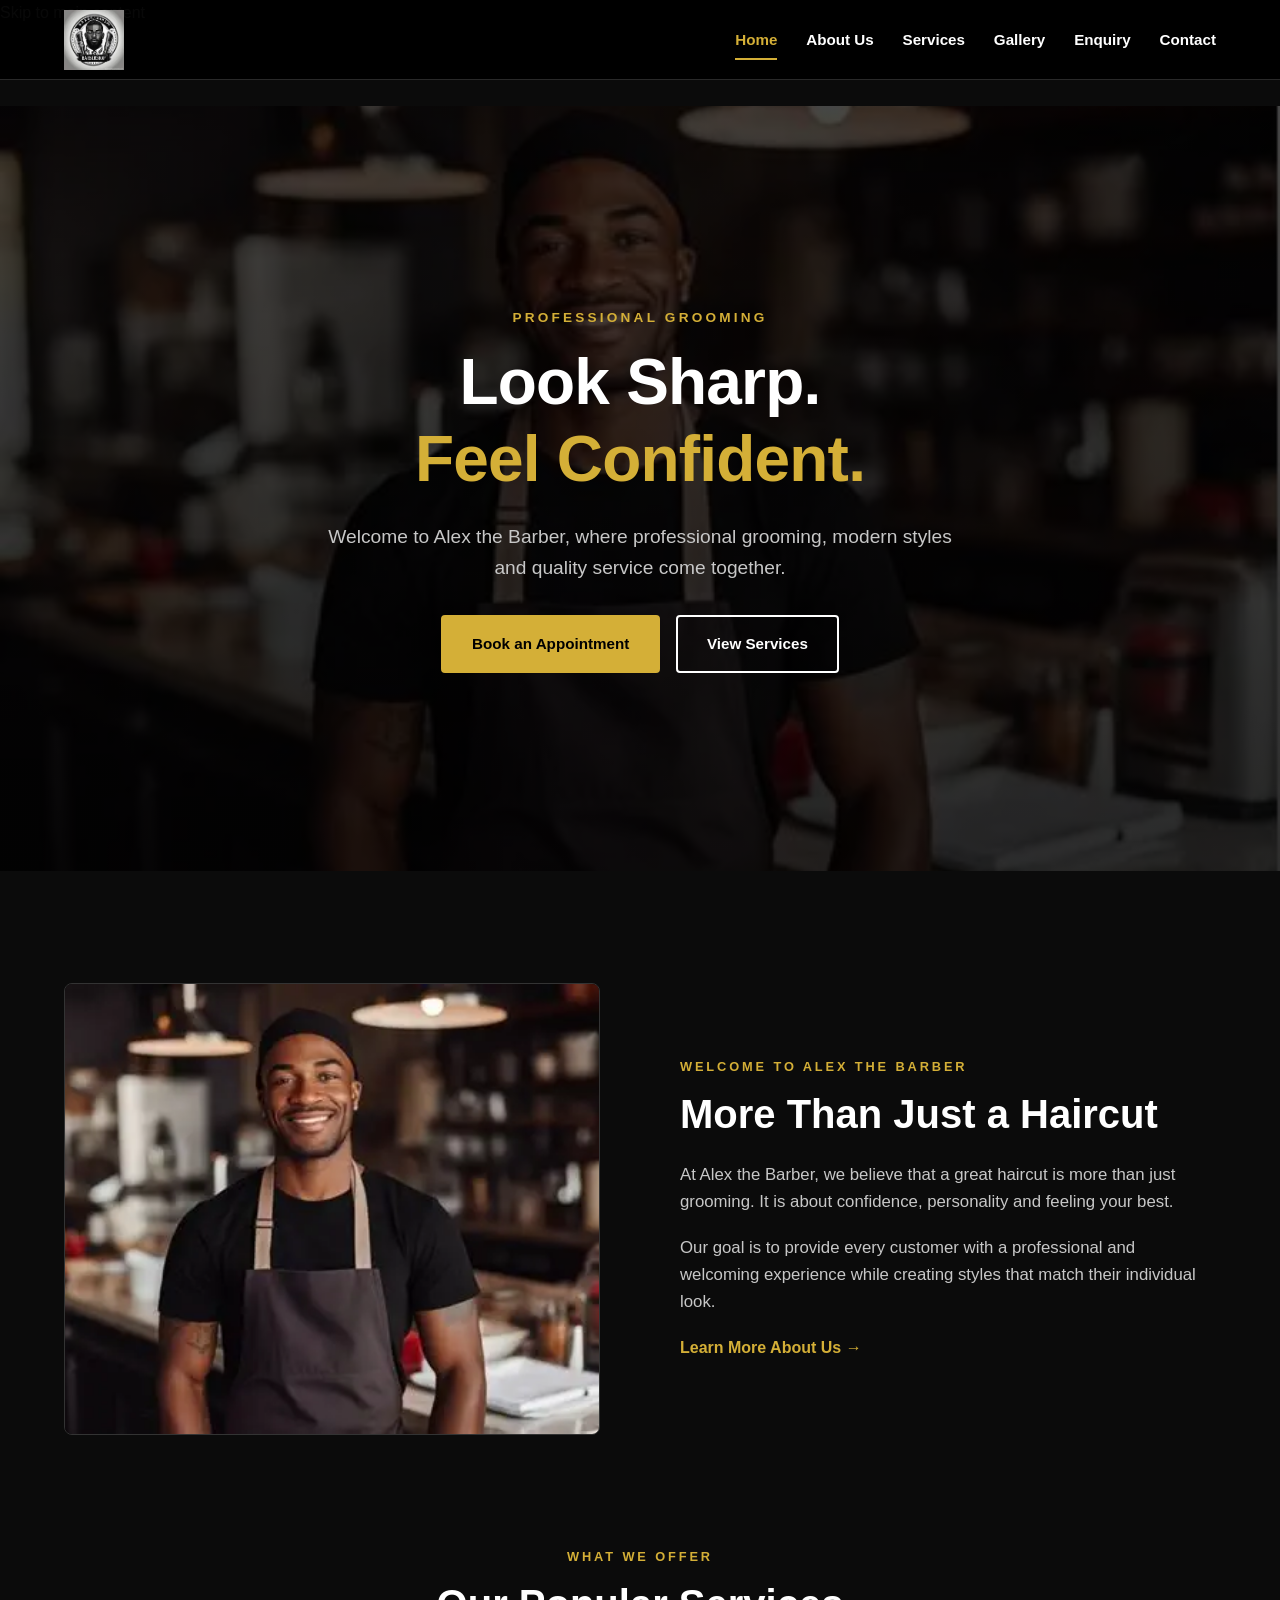
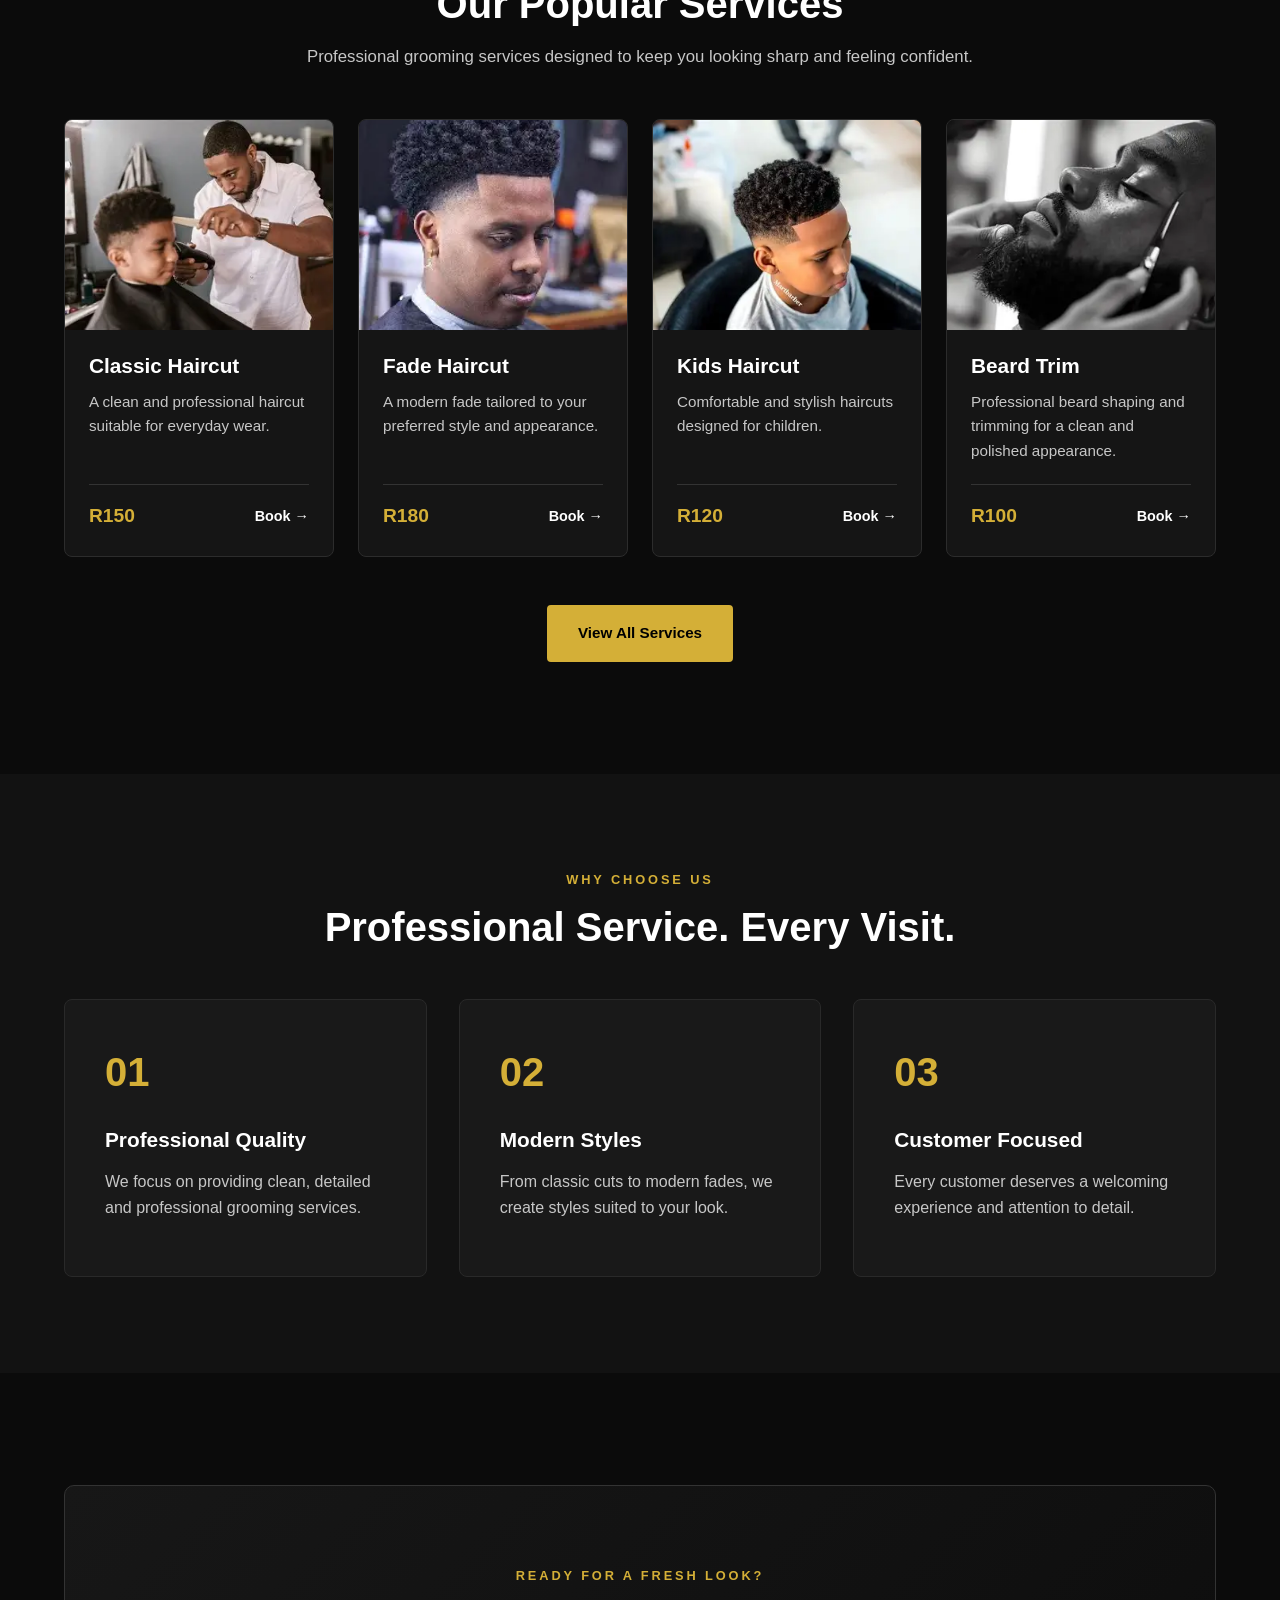
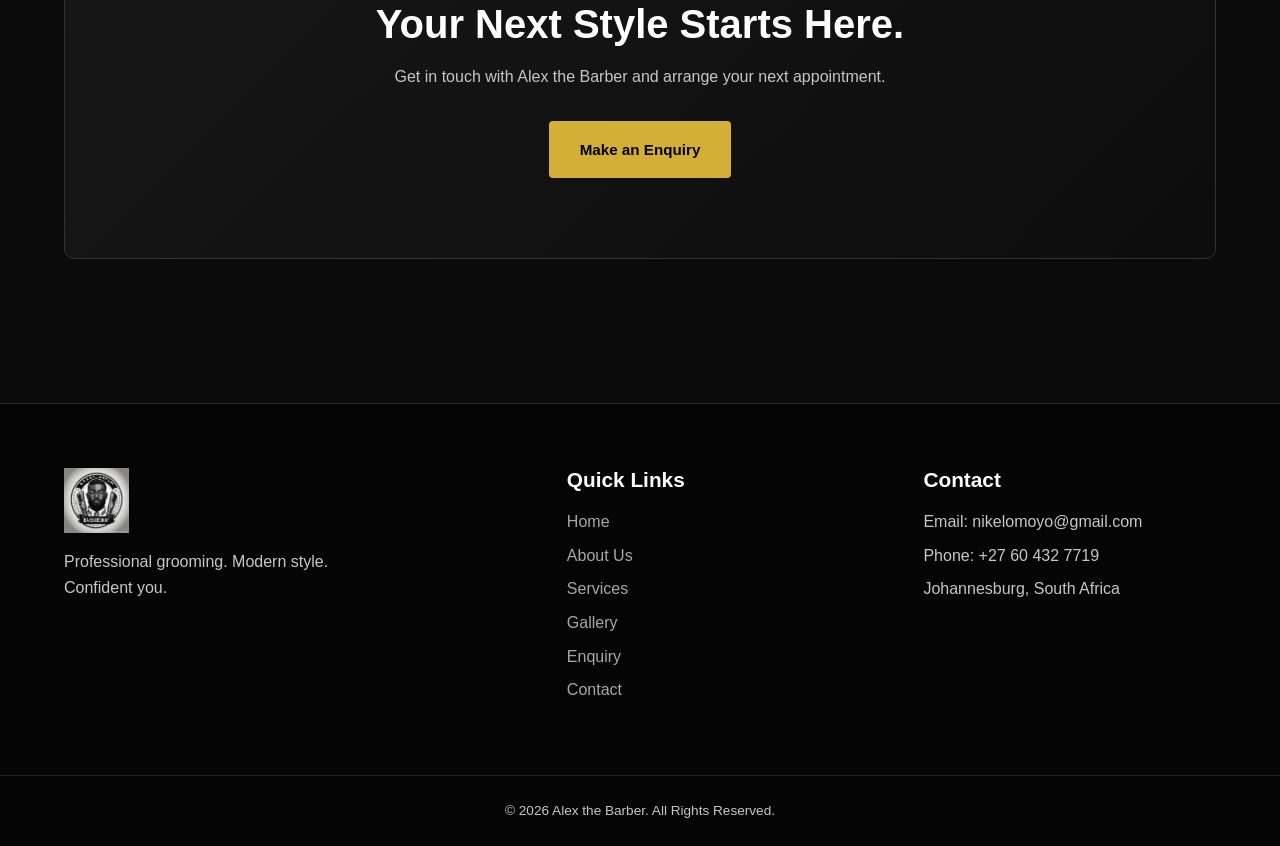
<file: index.html>
<!DOCTYPE html>
<html lang="en">

<head>
    <meta charset="UTF-8">
    <meta name="viewport" content="width=device-width, initial-scale=1.0">

    <meta name="description" content="Book professional haircuts, fades, beard trims and grooming services with Alex the Barber in Johannesburg. Explore services and make an appointment enquiry.">

    <title>Alex the Barber | Professional Haircuts in Johannesburg</title>

    <link rel="stylesheet" href="css/style.css">

    <meta name="keywords" content="barber Johannesburg, men's haircut Johannesburg, professional barber, fade haircut, beard trim">
    <meta name="author" content="Alex the Barber">
    <meta name="theme-color" content="#111111">
    <meta property="og:type" content="website">
    <meta property="og:title" content="Alex the Barber | Professional Haircuts in Johannesburg">
    <meta property="og:description" content="Book professional haircuts, fades, beard trims and grooming services with Alex the Barber in Johannesburg. Explore services and make an appointment enquiry.">
    <meta property="og:image" content="/images/logo.png">
    <meta name="robots" content="index, follow">

</head>

<body>
<a class="skip-link" href="#main-content">Skip to main content</a>

    <!-- ==HEADER ======-->
    <header class="site-header">

        <nav class="navbar" aria-label="Main navigation">

            <!-- Logo -->
            <a href="index.html" class="logo-link">
                <img src="/images/logo.png"
                     alt="Alex the Barber logo">
            </a>

            <!-- Navigation -->
            <button class="menu-toggle" type="button" aria-label="Open navigation menu" aria-expanded="false" aria-controls="primary-navigation">
                <span></span><span></span><span></span>
            </button>

            <div class="nav-links" id="primary-navigation">

                <a href="index.html" class="active" aria-current="page">Home</a>
                <a href="about.html">About Us</a>
                <a href="services.html">Services</a>
                <a href="gallery.html">Gallery</a>
                <a href="enquiry.html">Enquiry</a>
                <a href="contact.html">Contact</a>

            </div>

        </nav>

    </header>


    <!-- ===== MAIN CONTENT ==== -->
    <main id="main-content">

        <!-- Hero Section -->
        <section class="hero">

            <div class="hero-content">

                <span class="eyebrow">PROFESSIONAL GROOMING</span>

                <h1>
                    Look Sharp.<br>
                    <span>Feel Confident.</span>
                </h1>

                <p>
                    Welcome to Alex the Barber, where professional
                    grooming, modern styles and quality service
                    come together.
                </p>

                <div class="hero-buttons">

                    <a href="enquiry.html" class="btn btn-primary">
                        Book an Appointment
                    </a>

                    <a href="services.html" class="btn btn-secondary">
                        View Services
                    </a>

                </div>

            </div>

        </section>


        <!-- Introduction -->
        <section class="home-intro section-container">

            <div class="intro-image">

                <img src="/images/alex.png"
                     alt="Alex providing a professional haircut">

            </div>

            <div class="intro-content">

                <span class="section-label">WELCOME TO ALEX THE BARBER</span>

                <h2>
                    More Than Just a Haircut
                </h2>

                <p>
                    At Alex the Barber, we believe that a great haircut
                    is more than just grooming. It is about confidence,
                    personality and feeling your best.
                </p>

                <p>
                    Our goal is to provide every customer with a
                    professional and welcoming experience while creating
                    styles that match their individual look.
                </p>

                <a href="about.html" class="text-link">
                    Learn More About Us →
                </a>

            </div>

        </section>


        <!-- Services Preview -->
        <section class="services-preview section-container">

            <div class="section-heading">

                <span class="section-label">WHAT WE OFFER</span>

                <h2>Our Popular Services</h2>

                <p>
                    Professional grooming services designed to keep
                    you looking sharp and feeling confident.
                </p>

            </div>


            <div class="service-grid">

                <!-- Service 1 -->
                <article class="service-card">

                    <div class="service-image">

                        <img src="/images/alex2.png"
                             alt="Classic professional haircut">

                    </div>

                    <div class="service-card-content">

                        <h3>Classic Haircut</h3>

                        <p>
                            A clean and professional haircut suitable
                            for everyday wear.
                        </p>

                        <div class="service-bottom">

                            <strong>R150</strong>

                            <a href="enquiry.html">
                                Book →
                            </a>

                        </div>

                    </div>

                </article>


                <!-- Service 2 -->
                <article class="service-card">

                    <div class="service-image">

                        <img src="/images/taper.png"
                             alt="Modern fade and taper haircut">

                    </div>

                    <div class="service-card-content">

                        <h3>Fade Haircut</h3>

                        <p>
                            A modern fade tailored to your preferred
                            style and appearance.
                        </p>

                        <div class="service-bottom">

                            <strong>R180</strong>

                            <a href="enquiry.html">
                                Book →
                            </a>

                        </div>

                    </div>

                </article>


                <!-- Service 3 -->
                <article class="service-card">

                    <div class="service-image">

                        <img src="/images/kid.png"
                             alt="Professional children's haircut">

                    </div>

                    <div class="service-card-content">

                        <h3>Kids Haircut</h3>

                        <p>
                            Comfortable and stylish haircuts designed
                            for children.
                        </p>

                        <div class="service-bottom">

                            <strong>R120</strong>

                            <a href="enquiry.html">
                                Book →
                            </a>

                        </div>

                    </div>

                </article>


                <!-- Service 4 -->
                <article class="service-card">

                    <div class="service-image">

                        <img src="/images/trimming.png"
                             alt="Professional beard trimming">

                    </div>

                    <div class="service-card-content">

                        <h3>Beard Trim</h3>

                        <p>
                            Professional beard shaping and trimming
                            for a clean and polished appearance.
                        </p>

                        <div class="service-bottom">

                            <strong>R100</strong>

                            <a href="enquiry.html">
                                Book →
                            </a>

                        </div>

                    </div>

                </article>

            </div>


            <div class="center-button">

                <a href="services.html" class="btn btn-primary">
                    View All Services
                </a>

            </div>

        </section>


        <!-- Why Choose Us -->
        <section class="why-us">

            <div class="section-container">

                <div class="section-heading">

                    <span class="section-label">
                        WHY CHOOSE US
                    </span>

                    <h2>Professional Service. Every Visit.</h2>

                </div>


                <div class="features-grid">

                    <article class="feature-card">

                        <div class="feature-number">01</div>

                        <h3>Professional Quality</h3>

                        <p>
                            We focus on providing clean, detailed
                            and professional grooming services.
                        </p>

                    </article>


                    <article class="feature-card">

                        <div class="feature-number">02</div>

                        <h3>Modern Styles</h3>

                        <p>
                            From classic cuts to modern fades,
                            we create styles suited to your look.
                        </p>

                    </article>


                    <article class="feature-card">

                        <div class="feature-number">03</div>

                        <h3>Customer Focused</h3>

                        <p>
                            Every customer deserves a welcoming
                            experience and attention to detail.
                        </p>

                    </article>

                </div>

            </div>

        </section>


        <!-- Call To Action -->
        <section class="cta section-container">

            <div class="cta-content">

                <span class="section-label">
                    READY FOR A FRESH LOOK?
                </span>

                <h2>
                    Your Next Style Starts Here.
                </h2>

                <p>
                    Get in touch with Alex the Barber and
                    arrange your next appointment.
                </p>

                <a href="enquiry.html" class="btn btn-primary">
                    Make an Enquiry
                </a>

            </div>

        </section>

    </main>


    <!-- =====FOOTER ==== -->
    <footer class="site-footer">

        <div class="footer-container">

            <div class="footer-brand">

                <img src="/images/logo.png"
                     alt="Alex the Barber logo">

                <p>
                    Professional grooming. Modern style.
                    Confident you.
                </p>

            </div>


            <div class="footer-links">

                <h3>Quick Links</h3>

                <a href="index.html">Home</a>
                <a href="about.html">About Us</a>
                <a href="services.html">Services</a>
                <a href="gallery.html">Gallery</a>
                <a href="enquiry.html">Enquiry</a>
                <a href="contact.html">Contact</a>

            </div>


            <div class="footer-contact">

                <h3>Contact</h3>

                <p>Email: nikelomoyo@gmail.com</p>
                <p>Phone: <a href="tel:+27604327719">+27 60 432 7719</a></p>
                <p>Johannesburg, South Africa</p>

            </div>

        </div>


        <div class="footer-bottom">

            <p>
                &copy; 2026 Alex the Barber. All Rights Reserved.
            </p>

        </div>

    </footer>


    <script src="js/script.js" defer></script>

</body>

</html>
</file>
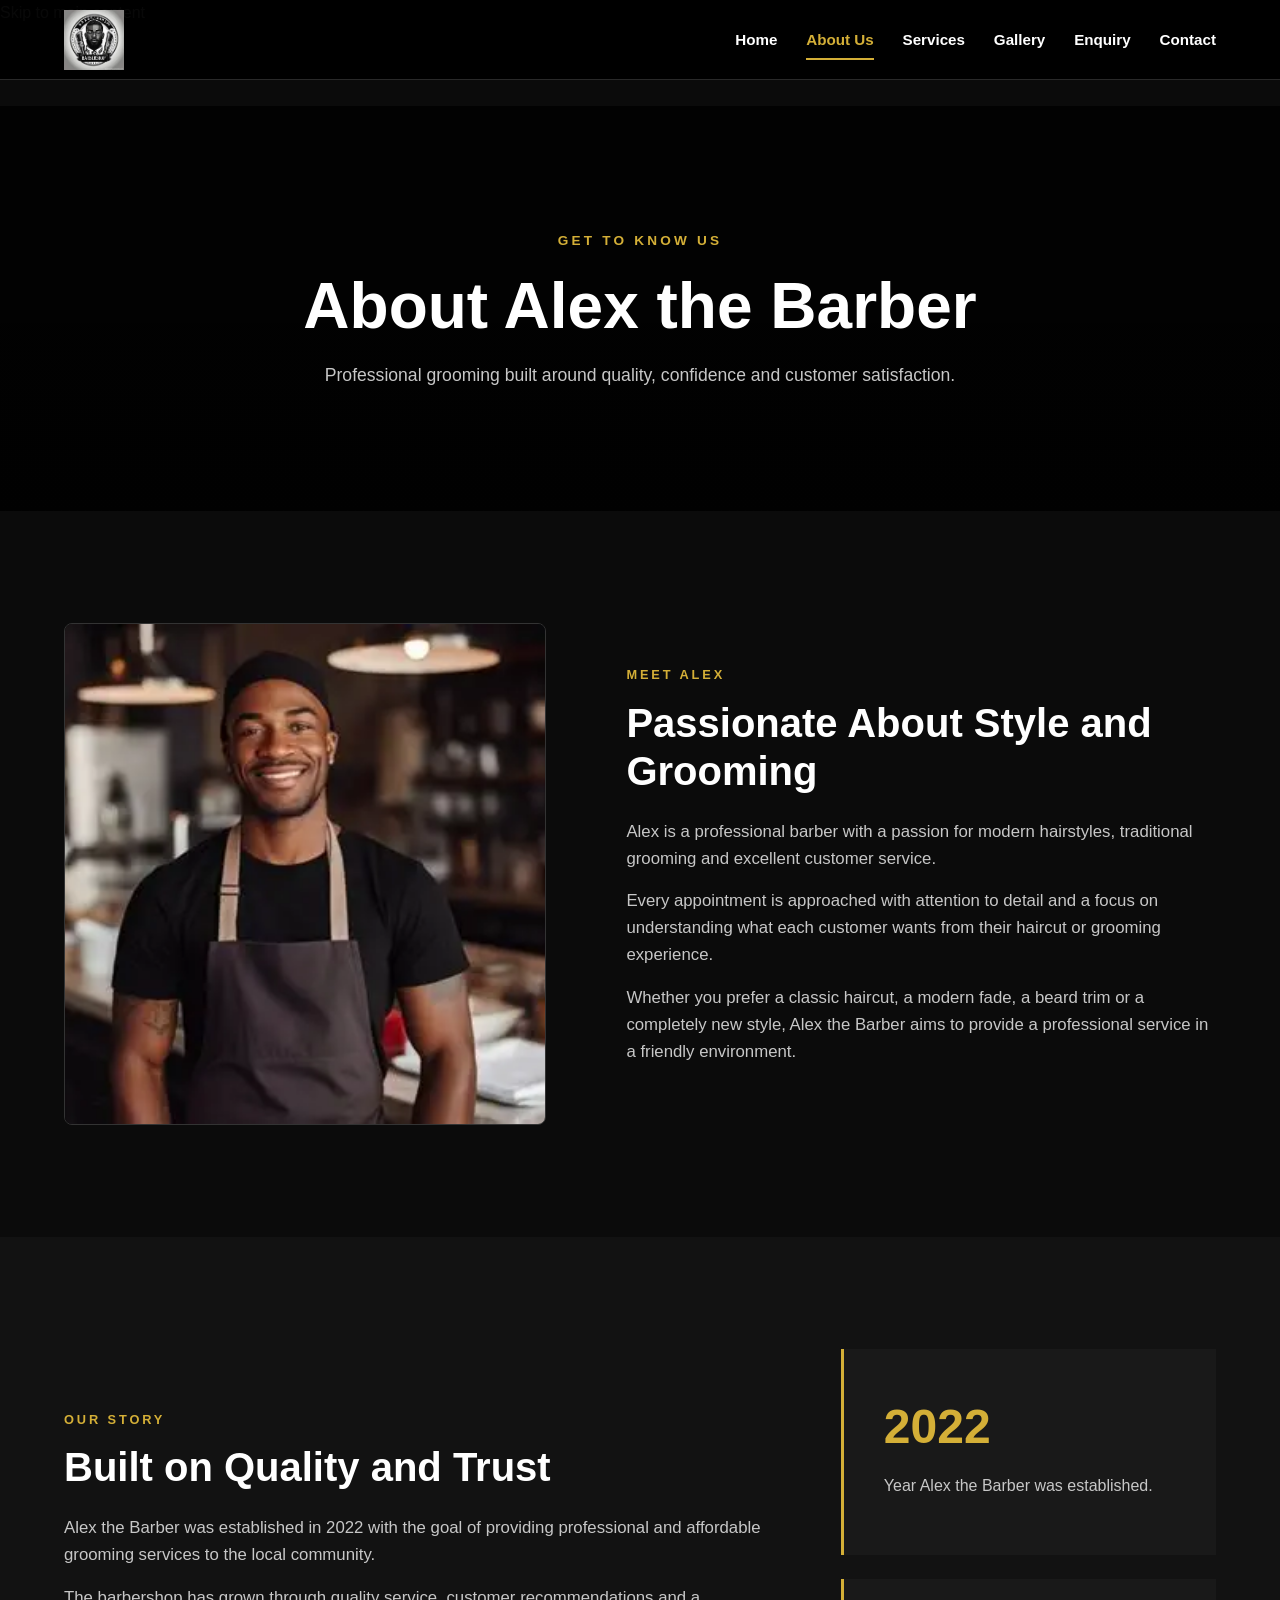
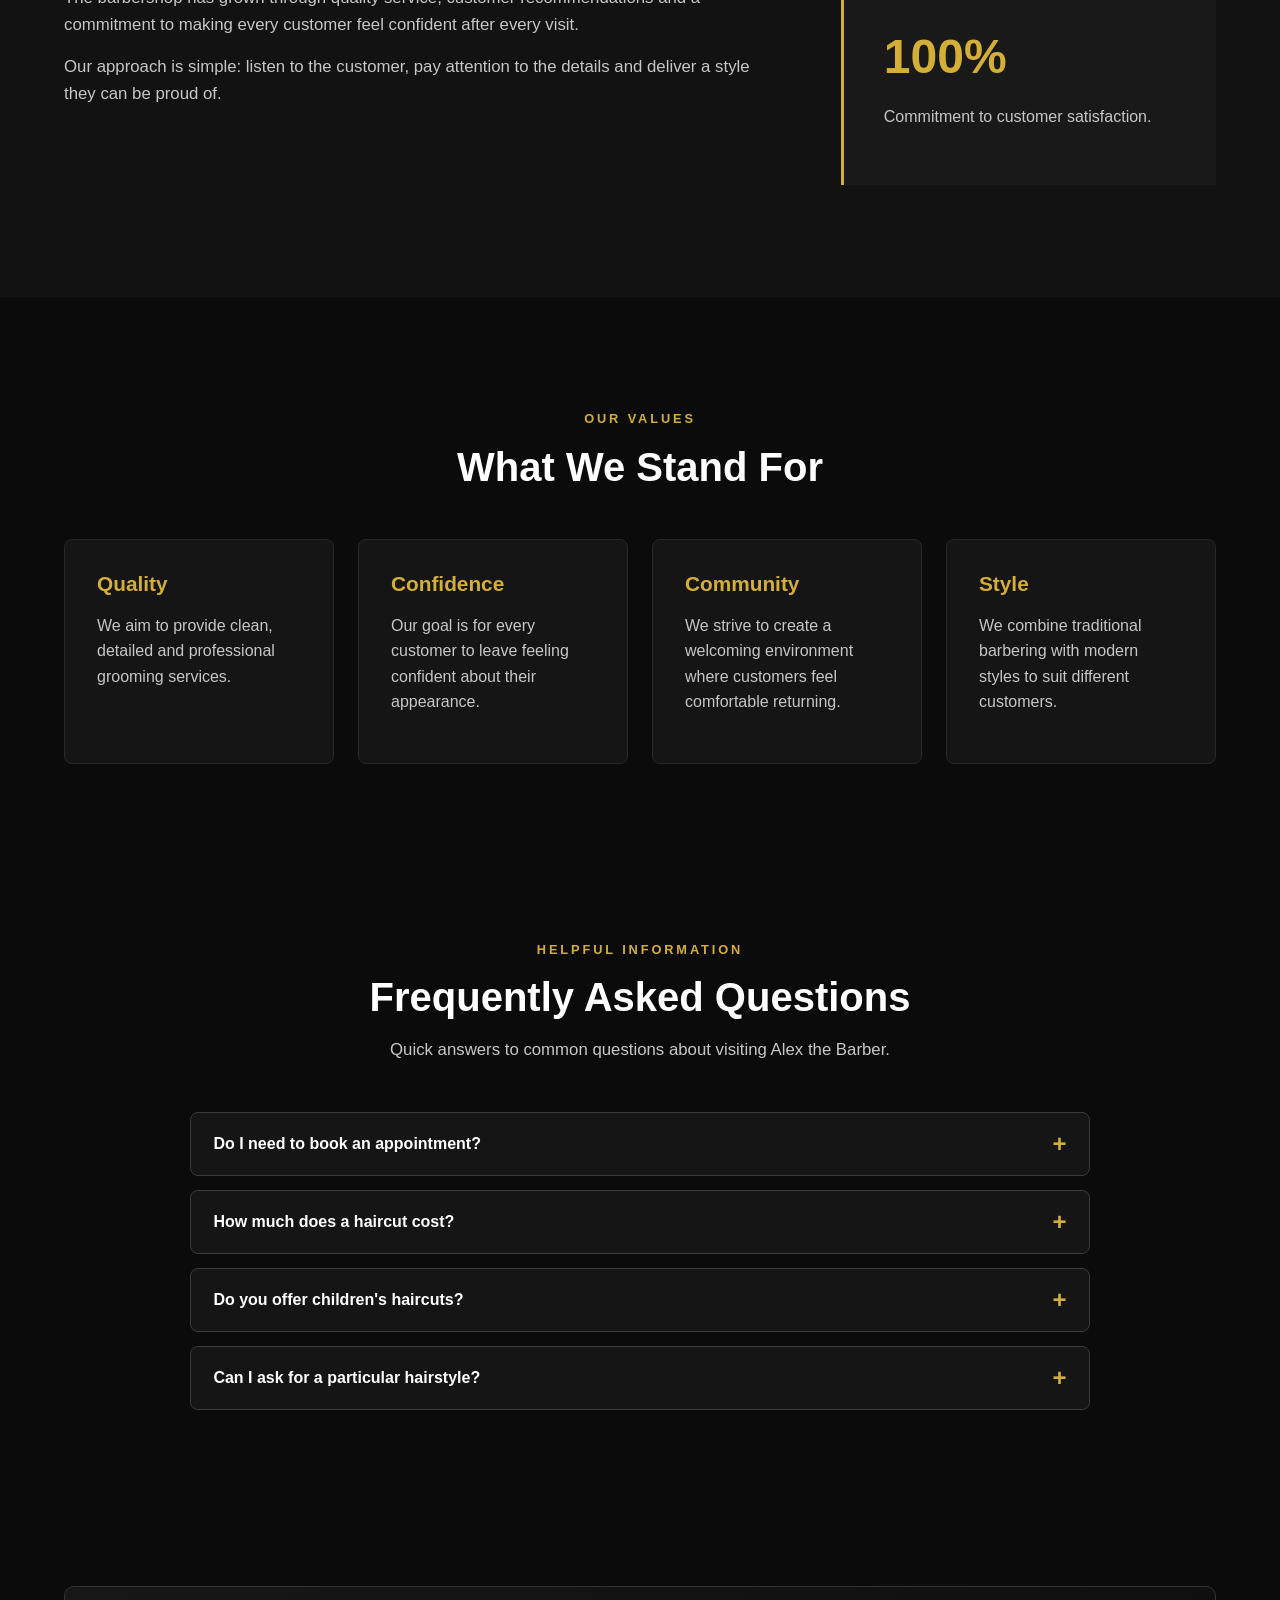
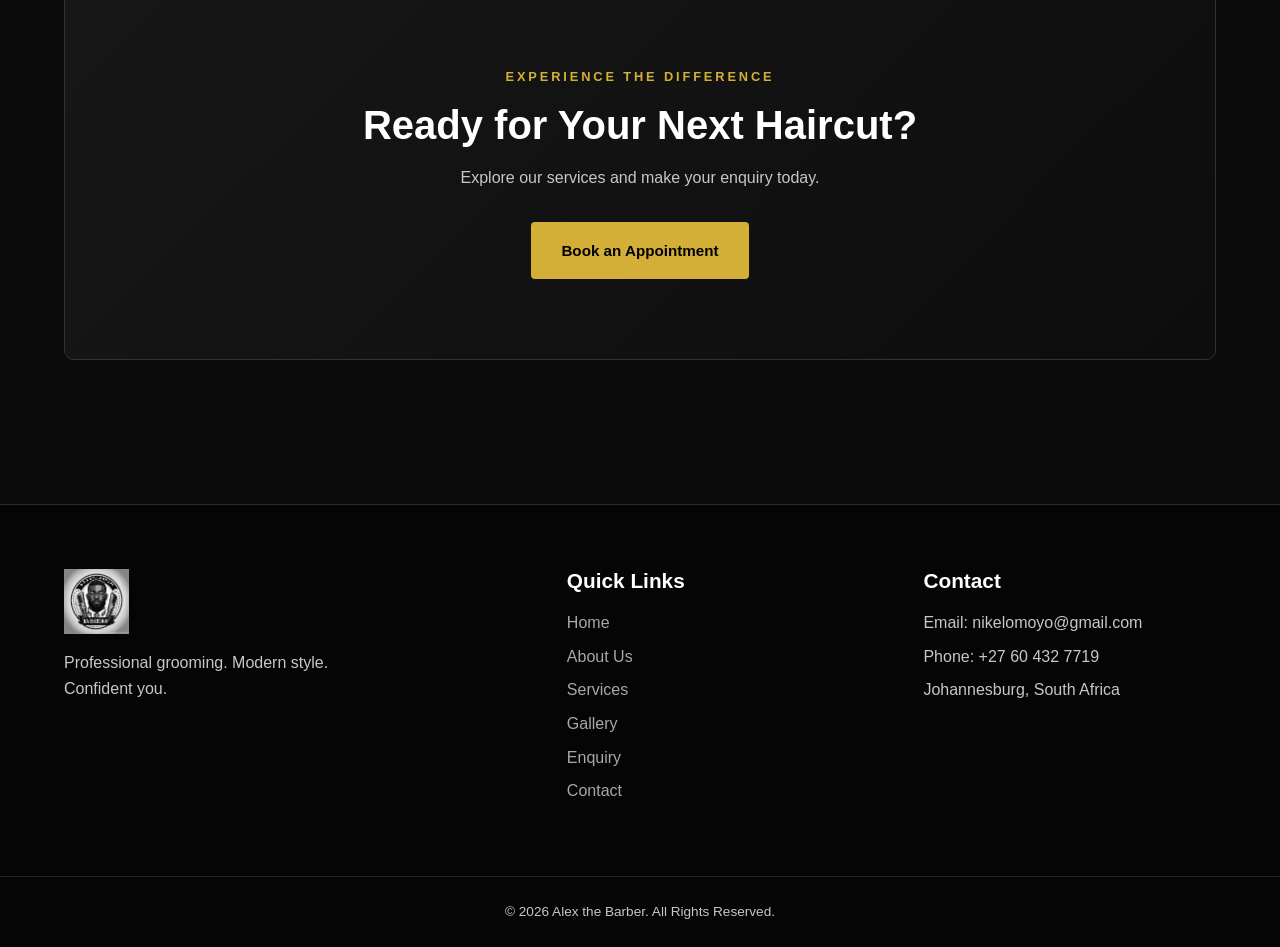
<file: about.html>
<!DOCTYPE html>
<html lang="en">

<head>

    <meta charset="UTF-8">
    <meta name="viewport" content="width=device-width, initial-scale=1.0">

    <meta name="description" content="Meet Alex the Barber and learn about our approach to professional haircuts, modern styles, traditional grooming and customer service in Johannesburg.">

    <title>About Alex the Barber | Our Story and Grooming Values</title>

    <link rel="stylesheet" href="css/style.css">


    <meta name="keywords" content="about Alex the Barber, professional barber Johannesburg, men's grooming">
    <meta name="author" content="Alex the Barber">
    <meta name="theme-color" content="#111111">
    <meta property="og:type" content="website">
    <meta property="og:title" content="About Alex the Barber | Our Story and Grooming Values">
    <meta property="og:description" content="Meet Alex the Barber and learn about our approach to professional haircuts, modern styles, traditional grooming and customer service in Johannesburg.">
    <meta property="og:image" content="/images/logo.png">
    <meta name="robots" content="index, follow">

</head>

<body>
<a class="skip-link" href="#main-content">Skip to main content</a>

    <!-- =========== HEADER ======-->
    <header class="site-header">

        <nav class="navbar" aria-label="Main navigation">

            <a href="index.html" class="logo-link">

                <img src="/images/logo.png"
                     alt="Alex the Barber logo">

            </a>

            <button class="menu-toggle" type="button" aria-label="Open navigation menu" aria-expanded="false" aria-controls="primary-navigation">
                <span></span><span></span><span></span>
            </button>

            <div class="nav-links" id="primary-navigation">

                <a href="index.html">Home</a>
                <a href="about.html" class="active" aria-current="page">About Us</a>
                <a href="services.html">Services</a>
                <a href="gallery.html">Gallery</a>
                <a href="enquiry.html">Enquiry</a>
                <a href="contact.html">Contact</a>

            </div>

        </nav>

    </header>


    <!-- ========= MAIN =======-->
    <main id="main-content">

        <!-- Page Hero -->
        <section class="page-hero">

            <div>

                <span class="eyebrow">
                    GET TO KNOW US
                </span>

                <h1>About Alex the Barber</h1>

                <p>
                    Professional grooming built around quality,
                    confidence and customer satisfaction.
                </p>

            </div>

        </section>


        <!-- Meet Alex -->
        <section class="about-profile section-container">

            <div class="about-image">

                <img src="/images/alex.png"
                     alt="Alex, professional barber">

            </div>


            <div class="about-content">

                <span class="section-label">
                    MEET ALEX
                </span>

                <h2>
                    Passionate About Style and Grooming
                </h2>

                <p>
                    Alex is a professional barber with a passion
                    for modern hairstyles, traditional grooming
                    and excellent customer service.
                </p>

                <p>
                    Every appointment is approached with attention
                    to detail and a focus on understanding what each
                    customer wants from their haircut or grooming
                    experience.
                </p>

                <p>
                    Whether you prefer a classic haircut, a modern
                    fade, a beard trim or a completely new style,
                    Alex the Barber aims to provide a professional
                    service in a friendly environment.
                </p>

            </div>

        </section>


        <!-- Our Story -->
        <section class="story-section">

            <div class="section-container story-grid">

                <div class="story-content">

                    <span class="section-label">
                        OUR STORY
                    </span>

                    <h2>
                        Built on Quality and Trust
                    </h2>

                    <p>
                        Alex the Barber was established in 2022 with
                        the goal of providing professional and
                        affordable grooming services to the local
                        community.
                    </p>

                    <p>
                        The barbershop has grown through quality
                        service, customer recommendations and a
                        commitment to making every customer feel
                        confident after every visit.
                    </p>

                    <p>
                        Our approach is simple: listen to the
                        customer, pay attention to the details and
                        deliver a style they can be proud of.
                    </p>

                </div>


                <div class="story-highlight">

                    <div class="highlight-box">

                        <span>2022</span>

                        <p>
                            Year Alex the Barber was established.
                        </p>

                    </div>


                    <div class="highlight-box">

                        <span>100%</span>

                        <p>
                            Commitment to customer satisfaction.
                        </p>

                    </div>

                </div>

            </div>

        </section>


        <!-- Values -->
        <section class="values-section section-container">

            <div class="section-heading">

                <span class="section-label">
                    OUR VALUES
                </span>

                <h2>What We Stand For</h2>

            </div>


            <div class="values-grid">

                <article class="value-card">

                    <h3>Quality</h3>

                    <p>
                        We aim to provide clean, detailed and
                        professional grooming services.
                    </p>

                </article>


                <article class="value-card">

                    <h3>Confidence</h3>

                    <p>
                        Our goal is for every customer to leave
                        feeling confident about their appearance.
                    </p>

                </article>


                <article class="value-card">

                    <h3>Community</h3>

                    <p>
                        We strive to create a welcoming environment
                        where customers feel comfortable returning.
                    </p>

                </article>


                <article class="value-card">

                    <h3>Style</h3>

                    <p>
                        We combine traditional barbering with
                        modern styles to suit different customers.
                    </p>

                </article>

            </div>

        </section>


        <!-- CTA -->
        

        <section class="faq-section section-container" aria-labelledby="faq-heading">
            <div class="section-heading">
                <span class="section-label">HELPFUL INFORMATION</span>
                <h2 id="faq-heading">Frequently Asked Questions</h2>
                <p>Quick answers to common questions about visiting Alex the Barber.</p>
            </div>
            <div class="faq-list">
                <details class="faq-item">
                    <summary class="faq-question">Do I need to book an appointment?</summary>
                    <div class="faq-answer"><p>We recommend sending an enquiry before visiting so that your preferred service and time can be discussed. An enquiry is not a confirmed booking.</p></div>
                </details>
                <details class="faq-item">
                    <summary class="faq-question">How much does a haircut cost?</summary>
                    <div class="faq-answer"><p>Prices depend on the service selected. Visit the Services page for the current price list. Final prices should be confirmed when arranging your appointment.</p></div>
                </details>
                <details class="faq-item">
                    <summary class="faq-question">Do you offer children's haircuts?</summary>
                    <div class="faq-answer"><p>Yes. A Kids Haircut is included in the services list. Use the Enquiry page to request a preferred date and time.</p></div>
                </details>
                <details class="faq-item">
                    <summary class="faq-question">Can I ask for a particular hairstyle?</summary>
                    <div class="faq-answer"><p>Yes. Add details about your preferred style in the additional message field on the Enquiry page. You can also browse the Gallery for inspiration.</p></div>
                </details>
            </div>
        </section>

        <section class="cta section-container">

            <div class="cta-content">

                <span class="section-label">
                    EXPERIENCE THE DIFFERENCE
                </span>

                <h2>
                    Ready for Your Next Haircut?
                </h2>

                <p>
                    Explore our services and make your enquiry today.
                </p>

                <a href="enquiry.html" class="btn btn-primary">
                    Book an Appointment
                </a>

            </div>

        </section>

    </main>


    <!-- ========FOOTER =======-->
    <footer class="site-footer">

        <div class="footer-container">

            <div class="footer-brand">

                <img src="/images/logo.png"
                     alt="Alex the Barber logo">

                <p>
                    Professional grooming. Modern style.
                    Confident you.
                </p>

            </div>


            <div class="footer-links">

                <h3>Quick Links</h3>

                <a href="index.html">Home</a>
                <a href="about.html">About Us</a>
                <a href="services.html">Services</a>
                <a href="gallery.html">Gallery</a>
                <a href="enquiry.html">Enquiry</a>
                <a href="contact.html">Contact</a>

            </div>


            <div class="footer-contact">

                <h3>Contact</h3>

                <p>Email: nikelomoyo@gmail.com</p>
                <p>Phone: <a href="tel:+27604327719">+27 60 432 7719</a></p>
                <p>Johannesburg, South Africa</p>

            </div>

        </div>


        <div class="footer-bottom">

            <p>
                &copy; 2026 Alex the Barber. All Rights Reserved.
            </p>

        </div>

    </footer>


    <script src="js/script.js" defer></script>

</body>

</html>
</file>
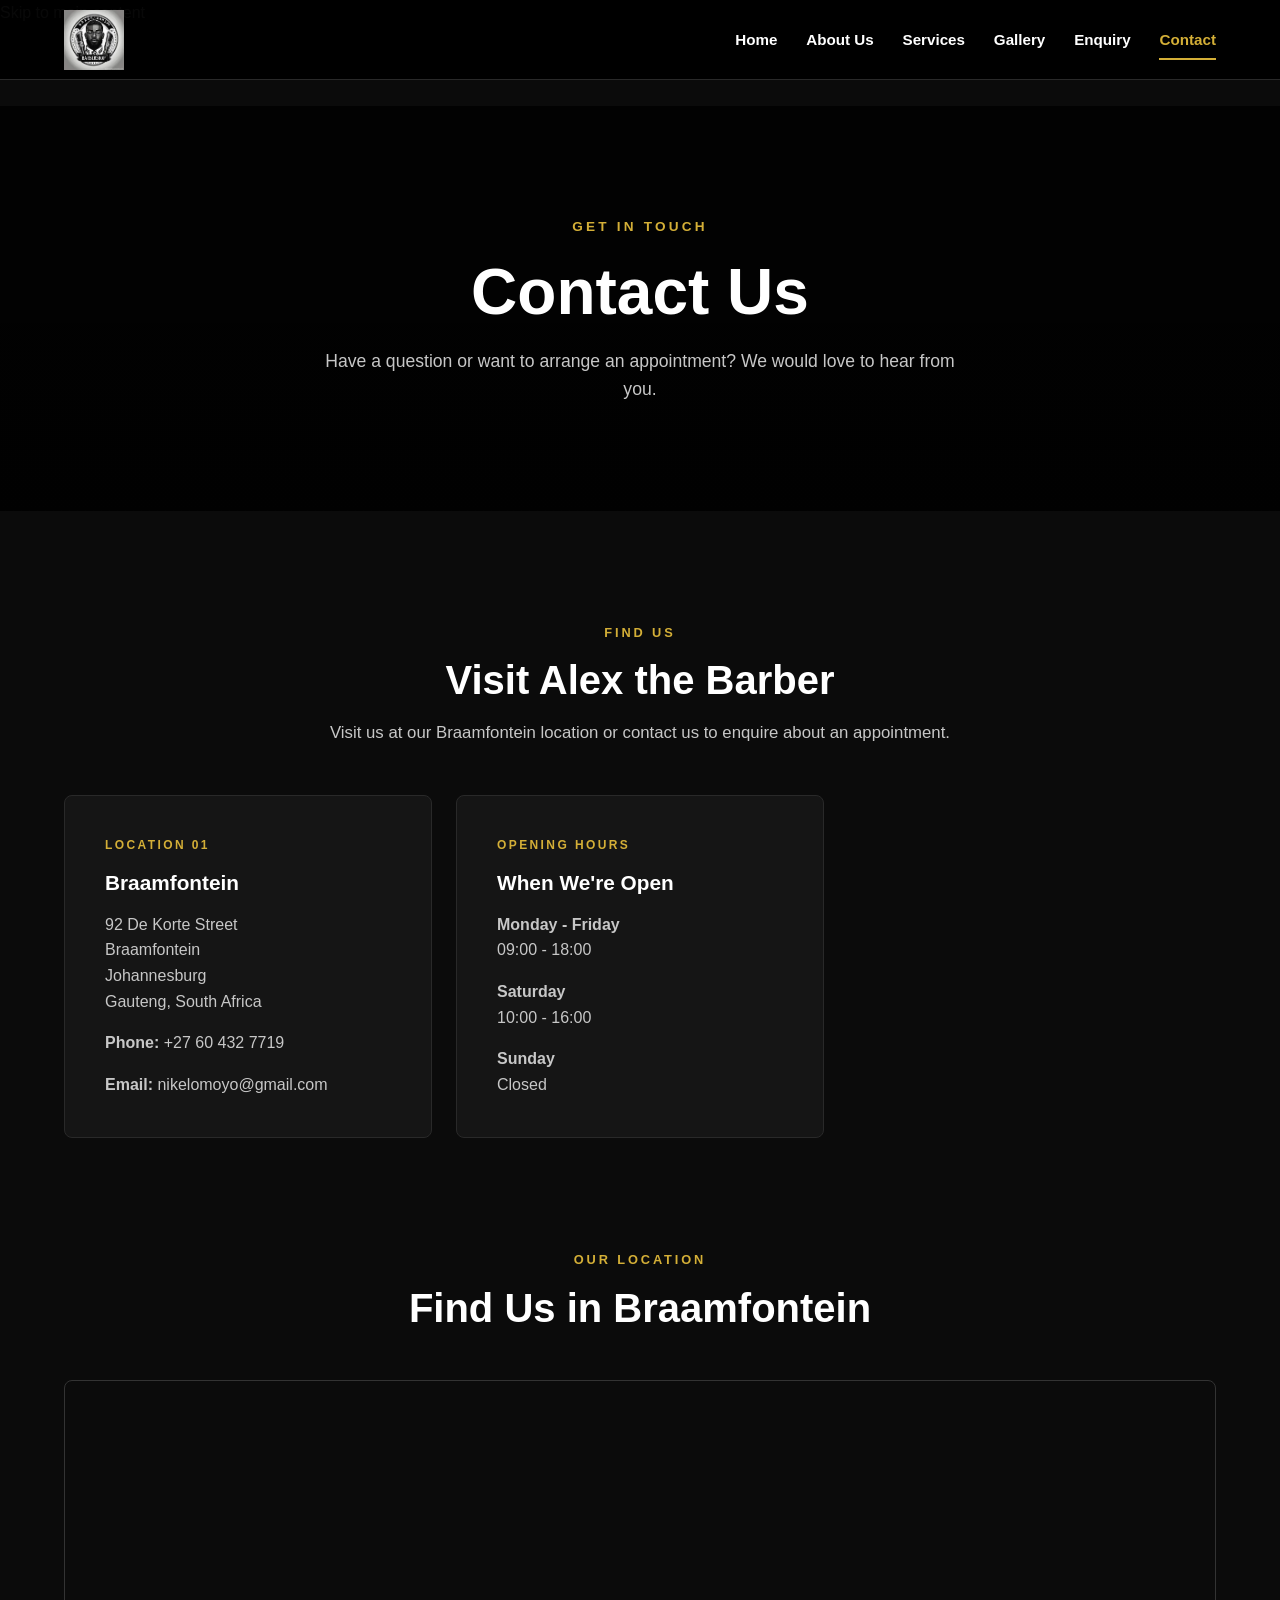
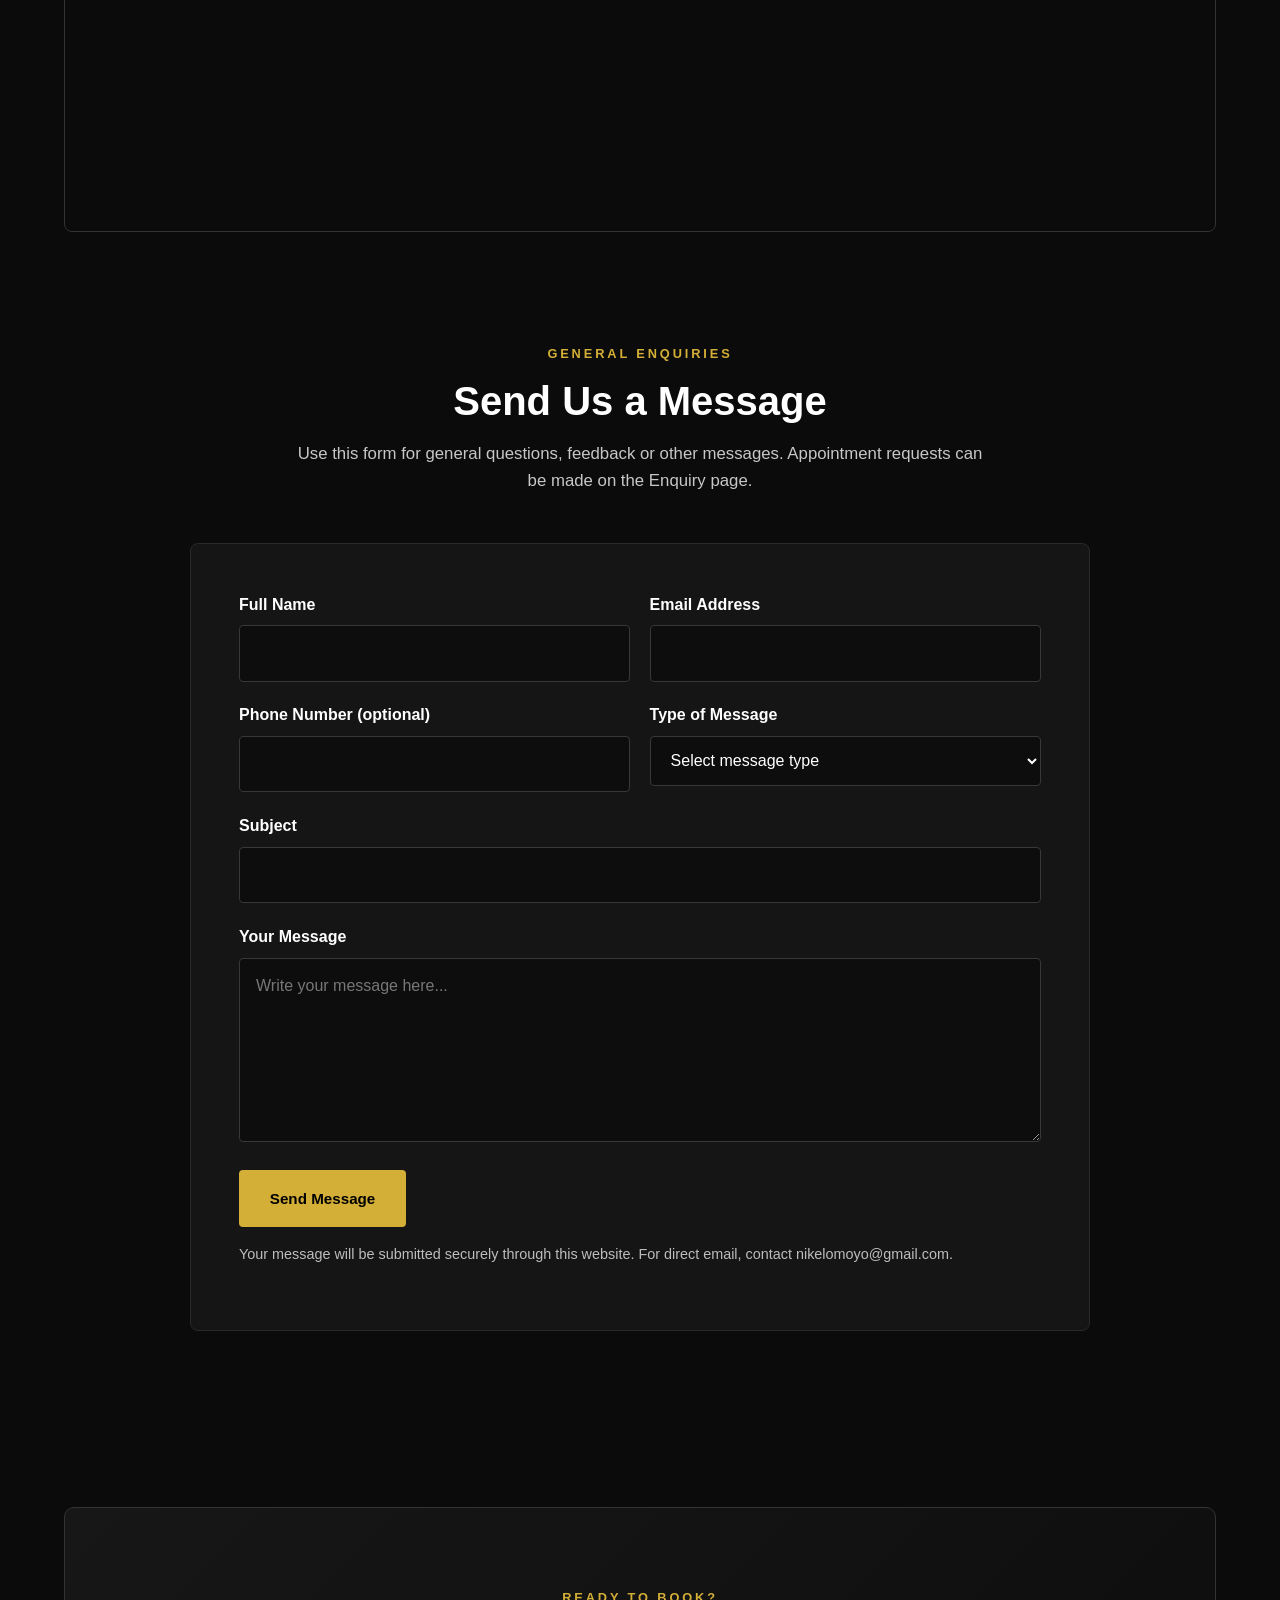
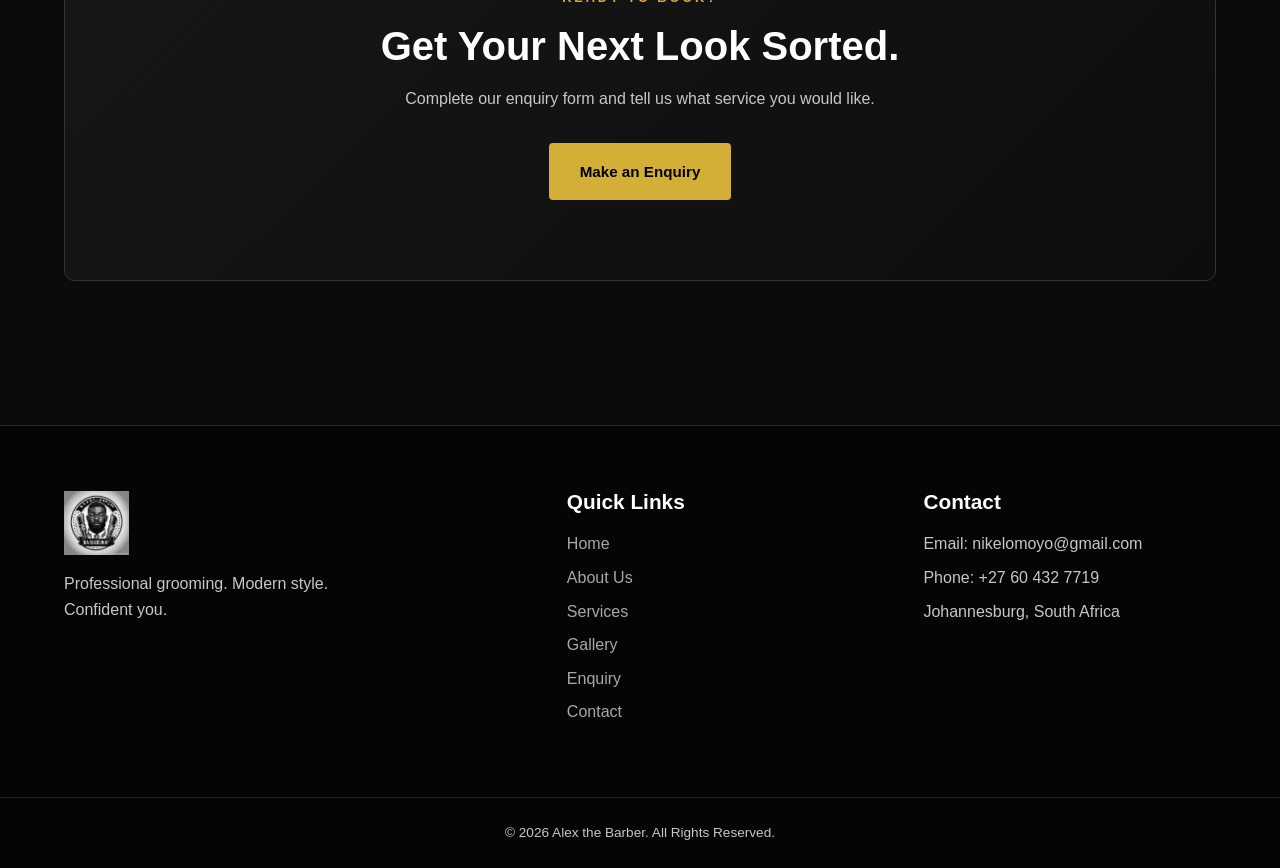
<file: contact.html>
<!DOCTYPE html>
<html lang="en">

<head>

    <meta charset="UTF-8">
    <meta name="viewport" content="width=device-width, initial-scale=1.0">

    <meta name="description" content="Contact Alex the Barber at 92 De Korte Street, Braamfontein, Johannesburg, or send a general enquiry by email or phone.">

    <title>Contact Alex the Barber | Braamfontein, Johannesburg</title>

    <link rel="stylesheet" href="css/style.css">


    <meta name="keywords" content="contact Alex the Barber, barber Braamfontein, barber Johannesburg">
    <meta name="author" content="Alex the Barber">
    <meta name="theme-color" content="#111111">
    <meta property="og:type" content="website">
    <meta property="og:title" content="Contact Alex the Barber | Braamfontein, Johannesburg">
    <meta property="og:description" content="Contact Alex the Barber at 92 De Korte Street, Braamfontein, Johannesburg, or send a general enquiry by email or phone.">
    <meta property="og:image" content="/images/logo.png">
    <meta name="robots" content="index, follow">

</head>

<body>
<a class="skip-link" href="#main-content">Skip to main content</a>

    <!-- =========HEADER === -->
    <header class="site-header">

        <nav class="navbar" aria-label="Main navigation">

            <a href="index.html" class="logo-link">

                <img src="/images/logo.png"
                     alt="Alex the Barber logo">

            </a>

            <button class="menu-toggle" type="button" aria-label="Open navigation menu" aria-expanded="false" aria-controls="primary-navigation">
                <span></span><span></span><span></span>
            </button>

            <div class="nav-links" id="primary-navigation">

                <a href="index.html">Home</a>
                <a href="about.html">About Us</a>
                <a href="services.html">Services</a>
                <a href="gallery.html">Gallery</a>
                <a href="enquiry.html">Enquiry</a>
                <a href="contact.html" class="active" aria-current="page">Contact</a>

            </div>

        </nav>

    </header>


    <!-- ============MAIN ======== -->
    <main id="main-content">

        <!-- Page Hero -->
        <section class="page-hero">

            <div>

                <span class="eyebrow">
                    GET IN TOUCH
                </span>

                <h1>Contact Us</h1>

                <p>
                    Have a question or want to arrange an appointment?
                    We would love to hear from you.
                </p>

            </div>

        </section>


        <!-- Contact Information -->
        <section class="contact-section section-container">

            <div class="section-heading">

                <span class="section-label">
                    FIND US
                </span>

                <h2>Visit Alex the Barber</h2>

                <p>
                    Visit us at our Braamfontein location or contact us
                    to enquire about an appointment.
                </p>

            </div>


            <div class="locations-grid">

                <!-- Location 1 -->
                <article class="location-card">

                    <span class="location-label">
                        LOCATION 01
                    </span>

                    <h3>Braamfontein</h3>

                    <p>
                        92 De Korte Street<br>
                        Braamfontein<br>
                        Johannesburg<br>
                        Gauteng, South Africa
                    </p>

                    <p>
                        <strong>Phone:</strong>
                        <a href="tel:+27604327719">+27 60 432 7719</a>
                    </p>

                    <p>
                        <strong>Email:</strong>
                        <a href="mailto:nikelomoyo@gmail.com">nikelomoyo@gmail.com</a>
                    </p>

                </article>


                <!-- Opening Hours -->
                <article class="location-card">

                    <span class="location-label">
                        OPENING HOURS
                    </span>

                    <h3>When We're Open</h3>

                    <p>
                        <strong>Monday - Friday</strong><br>
                        09:00 - 18:00
                    </p>

                    <p>
                        <strong>Saturday</strong><br>
                        10:00 - 16:00
                    </p>

                    <p>
                        <strong>Sunday</strong><br>
                        Closed
                    </p>

                </article>

            </div>

        </section>


        <!-- Map -->
        <section class="map-section section-container">

            <div class="section-heading">

                <span class="section-label">
                    OUR LOCATION
                </span>

                <h2>Find Us in Braamfontein</h2>

            </div>


            <div class="map-container">

                <iframe
                    src="https://www.google.com/maps?q=92%20De%20Korte%20Street%2C%20Braamfontein%2C%20Johannesburg%2C%20South%20Africa&output=embed"
                    title="Map showing Alex the Barber location"
                    loading="lazy"
                    allowfullscreen>
                </iframe>

            </div>

        </section>




        <!-- General Contact Message -->
        <section class="contact-form-section section-container">
            <div class="section-heading">
                <span class="section-label">GENERAL ENQUIRIES</span>
                <h2>Send Us a Message</h2>
                <p>Use this form for general questions, feedback or other messages. Appointment requests can be made on the Enquiry page.</p>
            </div>
            <div class="form-container contact-message-container">
                <form id="contactForm" class="contact-form" name="general-contact" method="POST" action="/" data-netlify="true" data-netlify-honeypot="bot-field" novalidate>
                    <input type="hidden" name="form-name" value="general-contact">
                    <p class="hidden" hidden><label>Do not fill this out: <input name="bot-field"></label></p>
                    <div class="form-row">
                        <div class="form-group">
                            <label for="contactName">Full Name</label>
                            <input type="text" id="contactName" name="name" required minlength="2" maxlength="70" autocomplete="name">
                        </div>
                        <div class="form-group">
                            <label for="contactEmail">Email Address</label>
                            <input type="email" id="contactEmail" name="email" required maxlength="120" autocomplete="email">
                        </div>
                    </div>
                    <div class="form-row">
                        <div class="form-group">
                            <label for="contactPhone">Phone Number (optional)</label>
                            <input type="tel" id="contactPhone" name="phone" pattern="[0-9+() -]{7,20}" maxlength="20" autocomplete="tel">
                        </div>
                        <div class="form-group">
                            <label for="messageType">Type of Message</label>
                            <select id="messageType" name="message_type" required>
                                <option value="">Select message type</option>
                                <option>General question</option>
                                <option>Feedback</option>
                                <option>Business enquiry</option>
                                <option>Other</option>
                            </select>
                        </div>
                    </div>
                    <div class="form-group">
                        <label for="contactSubject">Subject</label>
                        <input type="text" id="contactSubject" name="subject" required minlength="3" maxlength="100">
                    </div>
                    <div class="form-group">
                        <label for="contactMessage">Your Message</label>
                        <textarea id="contactMessage" name="message" rows="6" required minlength="10" maxlength="1500" placeholder="Write your message here..."></textarea>
                    </div>
                    <div id="contactFeedback" class="form-feedback" role="status" aria-live="polite" hidden></div>
                    <button type="submit" class="btn btn-primary form-button">Send Message</button>
                    <p class="form-note">Your message will be submitted securely through this website. For direct email, contact nikelomoyo@gmail.com.</p>
                </form>
            </div>
        </section>

        <!-- Contact CTA -->
        <section class="cta section-container">

            <div class="cta-content">

                <span class="section-label">
                    READY TO BOOK?
                </span>

                <h2>
                    Get Your Next Look Sorted.
                </h2>

                <p>
                    Complete our enquiry form and tell us
                    what service you would like.
                </p>

                <a href="enquiry.html" class="btn btn-primary">
                    Make an Enquiry
                </a>

            </div>

        </section>

    </main>


    <!-- ======== FOOTER =======-->
    <footer class="site-footer">

        <div class="footer-container">

            <div class="footer-brand">

                <img src="/images/logo.png"
                     alt="Alex the Barber logo">

                <p>
                    Professional grooming. Modern style.
                    Confident you.
                </p>

            </div>


            <div class="footer-links">

                <h3>Quick Links</h3>

                <a href="index.html">Home</a>
                <a href="about.html">About Us</a>
                <a href="services.html">Services</a>
                <a href="gallery.html">Gallery</a>
                <a href="enquiry.html">Enquiry</a>
                <a href="contact.html">Contact</a>

            </div>


            <div class="footer-contact">

                <h3>Contact</h3>

                <p>Email: nikelomoyo@gmail.com</p>
                <p>Phone: <a href="tel:+27604327719">+27 60 432 7719</a></p>
                <p>Johannesburg, South Africa</p>

            </div>

        </div>


        <div class="footer-bottom">

            <p>
                &copy; 2026 Alex the Barber. All Rights Reserved.
            </p>

        </div>

    </footer>


    <script src="js/script.js" defer></script>

</body>

</html>
</file>
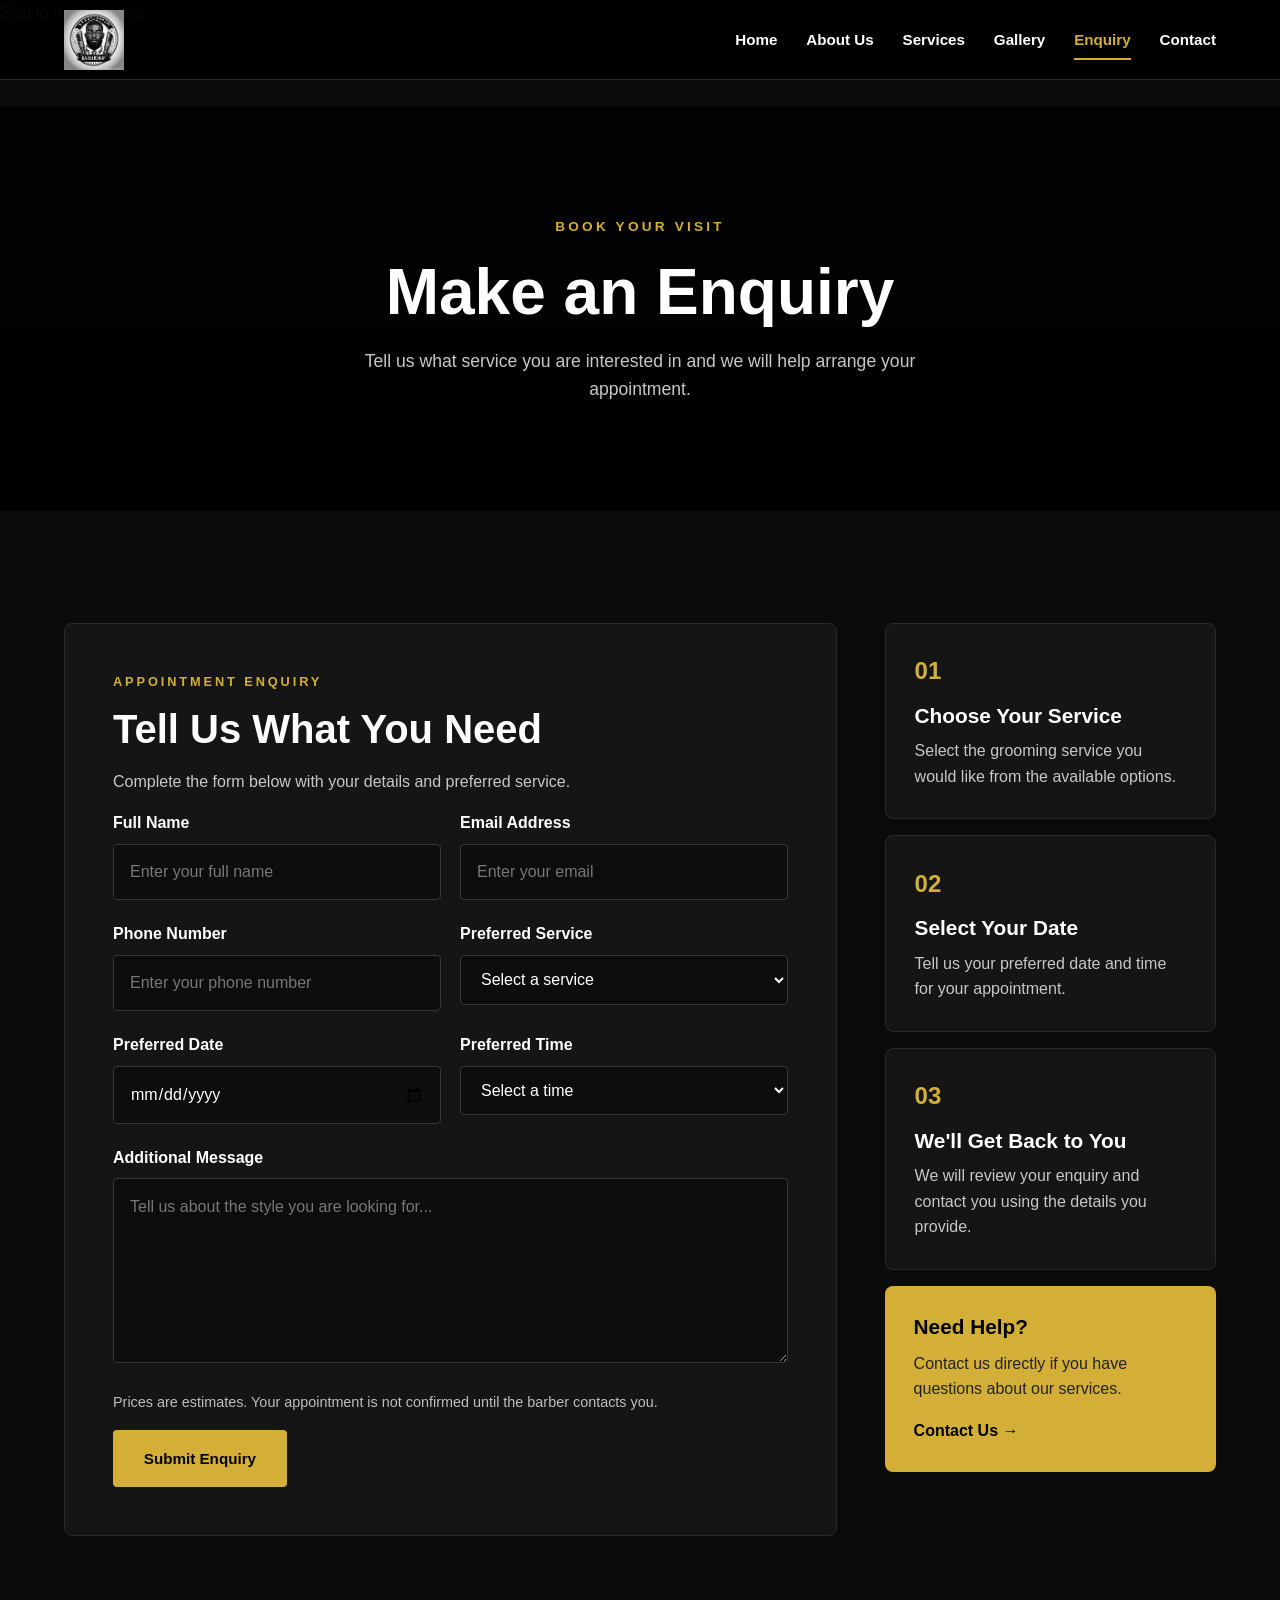
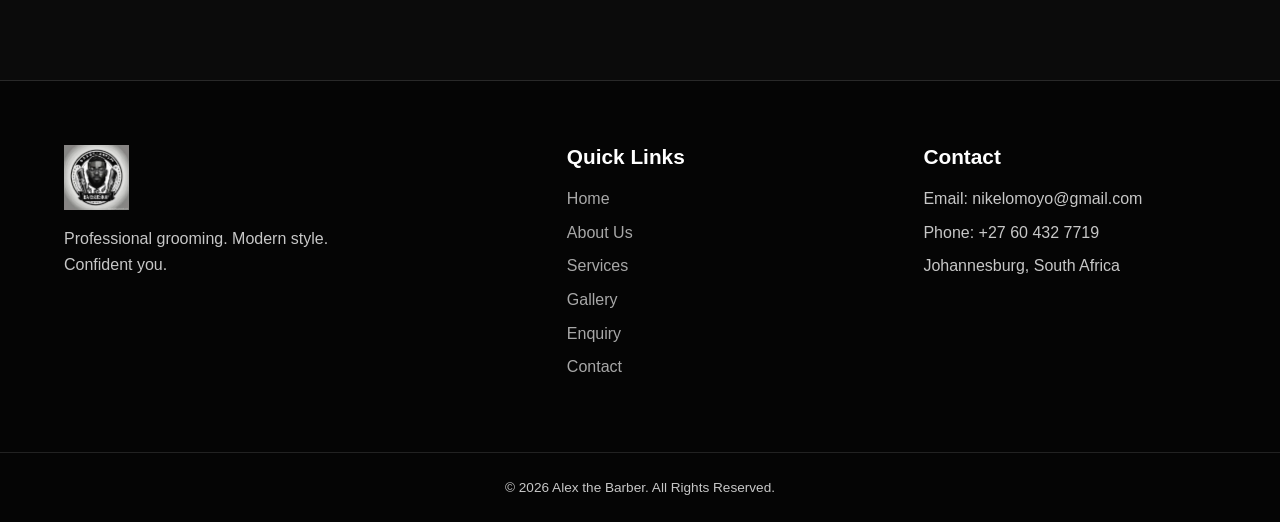
<file: enquiry.html>
<!DOCTYPE html>
<html lang="en">

<head>

    <meta charset="UTF-8">
    <meta name="viewport" content="width=device-width, initial-scale=1.0">

    <meta name="description" content="Send an appointment enquiry to Alex the Barber. Choose a grooming service, preferred date and time, and view an estimated service price.">

    <title>Book a Barber Appointment | Alex the Barber Johannesburg</title>

    <link rel="stylesheet" href="css/style.css">


    <meta name="keywords" content="book barber Johannesburg, haircut appointment, barber enquiry">
    <meta name="author" content="Alex the Barber">
    <meta name="theme-color" content="#111111">
    <meta property="og:type" content="website">
    <meta property="og:title" content="Book a Barber Appointment | Alex the Barber Johannesburg">
    <meta property="og:description" content="Send an appointment enquiry to Alex the Barber. Choose a grooming service, preferred date and time, and view an estimated service price.">
    <meta property="og:image" content="/images/logo.png">
    <meta name="robots" content="index, follow">

</head>

<body>
<a class="skip-link" href="#main-content">Skip to main content</a>

    <!-- ======= HEADER =========-->
    <header class="site-header">

        <nav class="navbar" aria-label="Main navigation">

            <a href="index.html" class="logo-link">

                <img src="/images/logo.png"
                     alt="Alex the Barber logo">

            </a>

            <button class="menu-toggle" type="button" aria-label="Open navigation menu" aria-expanded="false" aria-controls="primary-navigation">
                <span></span><span></span><span></span>
            </button>

            <div class="nav-links" id="primary-navigation">

                <a href="index.html">Home</a>
                <a href="about.html">About Us</a>
                <a href="services.html">Services</a>
                <a href="gallery.html">Gallery</a>
                <a href="enquiry.html" class="active" aria-current="page">Enquiry</a>
                <a href="contact.html">Contact</a>

            </div>

        </nav>

    </header>


    <!-- ========== MAIN ===============-->
    <main id="main-content">

        <!-- Page Hero -->
        <section class="page-hero">

            <div>

                <span class="eyebrow">
                    BOOK YOUR VISIT
                </span>

                <h1>Make an Enquiry</h1>

                <p>
                    Tell us what service you are interested in
                    and we will help arrange your appointment.
                </p>

            </div>

        </section>


        <!-- Enquiry Area -->
        <section class="enquiry-section section-container">

            <div class="enquiry-grid">

                <!-- Form -->
                <div class="form-container">

                    <span class="section-label">
                        APPOINTMENT ENQUIRY
                    </span>

                    <h2>
                        Tell Us What You Need
                    </h2>

                    <p>
                        Complete the form below with your details
                        and preferred service.
                    </p>


                    <form class="enquiry-form" id="enquiryForm" name="service-enquiry" method="POST" action="/" data-netlify="true" data-netlify-honeypot="bot-field" novalidate>
                        <input type="hidden" name="form-name" value="service-enquiry">
                        <p class="hidden" hidden><label>Do not fill this out: <input name="bot-field"></label></p>

                        <div class="form-row">

                            <div class="form-group">

                                <label for="name">
                                    Full Name
                                </label>

                                <input
                                    type="text"
                                    id="name"
                                    name="name"
                                    minlength="2"
                                    maxlength="70"
                                    autocomplete="name"
                                    placeholder="Enter your full name"
                                    required
                                >

                            </div>


                            <div class="form-group">

                                <label for="email">
                                    Email Address
                                </label>

                                <input
                                    type="email"
                                    id="email"
                                    name="email"
                                    maxlength="120"
                                    autocomplete="email"
                                    placeholder="Enter your email"
                                    required
                                >

                            </div>

                        </div>


                        <div class="form-row">

                            <div class="form-group">

                                <label for="phone">
                                    Phone Number
                                </label>

                                <input
                                    type="tel"
                                    id="phone"
                                    name="phone"
                                    pattern="[0-9+() -]{7,20}"
                                    minlength="7"
                                    maxlength="20"
                                    autocomplete="tel"
                                    placeholder="Enter your phone number"
                                    required
                                >

                            </div>


                            <div class="form-group">

                                <label for="service">
                                    Preferred Service
                                </label>

                                <select
                                    id="service"
                                    name="service"
                                    required
                                >

                                    <option value="">
                                        Select a service
                                    </option>

                                    <option value="classic">
                                        Classic Haircut - R150
                                    </option>

                                    <option value="fade">
                                        Fade Haircut - R180
                                    </option>

                                    <option value="kids">
                                        Kids Haircut - R120
                                    </option>

                                    <option value="beard">
                                        Beard Trim - R100
                                    </option>

                                    <option value="styling">
                                        Hair Styling - R220
                                    </option>

                                    <option value="shaving">
                                        Professional Shave - R80
                                    </option>

                                    <option value="buzz">
                                        Buzz Cut - R100
                                    </option>

                                    <option value="burst">
                                        Burst Fade - R200
                                    </option>

                                </select>

                            </div>

                        </div>


                        <div class="form-row">

                            <div class="form-group">

                                <label for="date">
                                    Preferred Date
                                </label>

                                <input
                                    type="date"
                                    id="date"
                                    name="date"
                                    required
                                    required
                                >

                            </div>


                            <div class="form-group">

                                <label for="time">
                                    Preferred Time
                                </label>

                                <select
                                    id="time"
                                    name="time"
                                    required
                                >

                                    <option value="">
                                        Select a time
                                    </option>

                                    <option value="09:00">
                                        09:00
                                    </option>

                                    <option value="10:00">
                                        10:00
                                    </option>

                                    <option value="11:00">
                                        11:00
                                    </option>

                                    <option value="12:00">
                                        12:00
                                    </option>

                                    <option value="13:00">
                                        13:00
                                    </option>

                                    <option value="14:00">
                                        14:00
                                    </option>

                                    <option value="15:00">
                                        15:00
                                    </option>

                                    <option value="16:00">
                                        16:00
                                    </option>

                                    <option value="17:00">
                                        17:00
                                    </option>

                                </select>

                            </div>

                        </div>


                        <div class="form-group">

                            <label for="message">
                                Additional Message
                            </label>

                            <textarea
                                id="message"
                                name="message"
                                maxlength="500"
                                rows="6"
                                placeholder="Tell us about the style you are looking for..."
                            ></textarea>

                        </div>


                        <p class="form-note">Prices are estimates. Your appointment is not confirmed until the barber contacts you.</p>
                        <div id="enquiryFeedback" class="form-feedback" role="status" aria-live="polite" hidden></div>
                        <button type="submit" class="btn btn-primary form-button">
                            Submit Enquiry
                        </button>

                    </form>

                </div>


                <!-- Information -->
                <aside class="enquiry-info">

                    <div class="info-card">

                        <span class="info-number">
                            01
                        </span>

                        <h3>Choose Your Service</h3>

                        <p>
                            Select the grooming service you would
                            like from the available options.
                        </p>

                    </div>


                    <div class="info-card">

                        <span class="info-number">
                            02
                        </span>

                        <h3>Select Your Date</h3>

                        <p>
                            Tell us your preferred date and time
                            for your appointment.
                        </p>

                    </div>


                    <div class="info-card">

                        <span class="info-number">
                            03
                        </span>

                        <h3>We'll Get Back to You</h3>

                        <p>
                            We will review your enquiry and contact
                            you using the details you provide.
                        </p>

                    </div>


                    <div class="info-contact">

                        <h3>Need Help?</h3>

                        <p>
                            Contact us directly if you have questions
                            about our services.
                        </p>

                        <a href="contact.html">
                            Contact Us →
                        </a>

                    </div>

                </aside>

            </div>

        </section>

    </main>


    <!-- ==================== FOOTER ==================== -->
    <footer class="site-footer">

        <div class="footer-container">

            <div class="footer-brand">

                <img src="/images/logo.png"
                     alt="Alex the Barber logo">

                <p>
                    Professional grooming. Modern style.
                    Confident you.
                </p>

            </div>


            <div class="footer-links">

                <h3>Quick Links</h3>

                <a href="index.html">Home</a>
                <a href="about.html">About Us</a>
                <a href="services.html">Services</a>
                <a href="gallery.html">Gallery</a>
                <a href="enquiry.html">Enquiry</a>
                <a href="contact.html">Contact</a>

            </div>


            <div class="footer-contact">

                <h3>Contact</h3>

                <p>Email: nikelomoyo@gmail.com</p>
                <p>Phone: <a href="tel:+27604327719">+27 60 432 7719</a></p>
                <p>Johannesburg, South Africa</p>

            </div>

        </div>


        <div class="footer-bottom">

            <p>
                &copy; 2026 Alex the Barber. All Rights Reserved.
            </p>

        </div>

    </footer>


    <script src="js/script.js" defer></script>

</body>

</html>
</file>
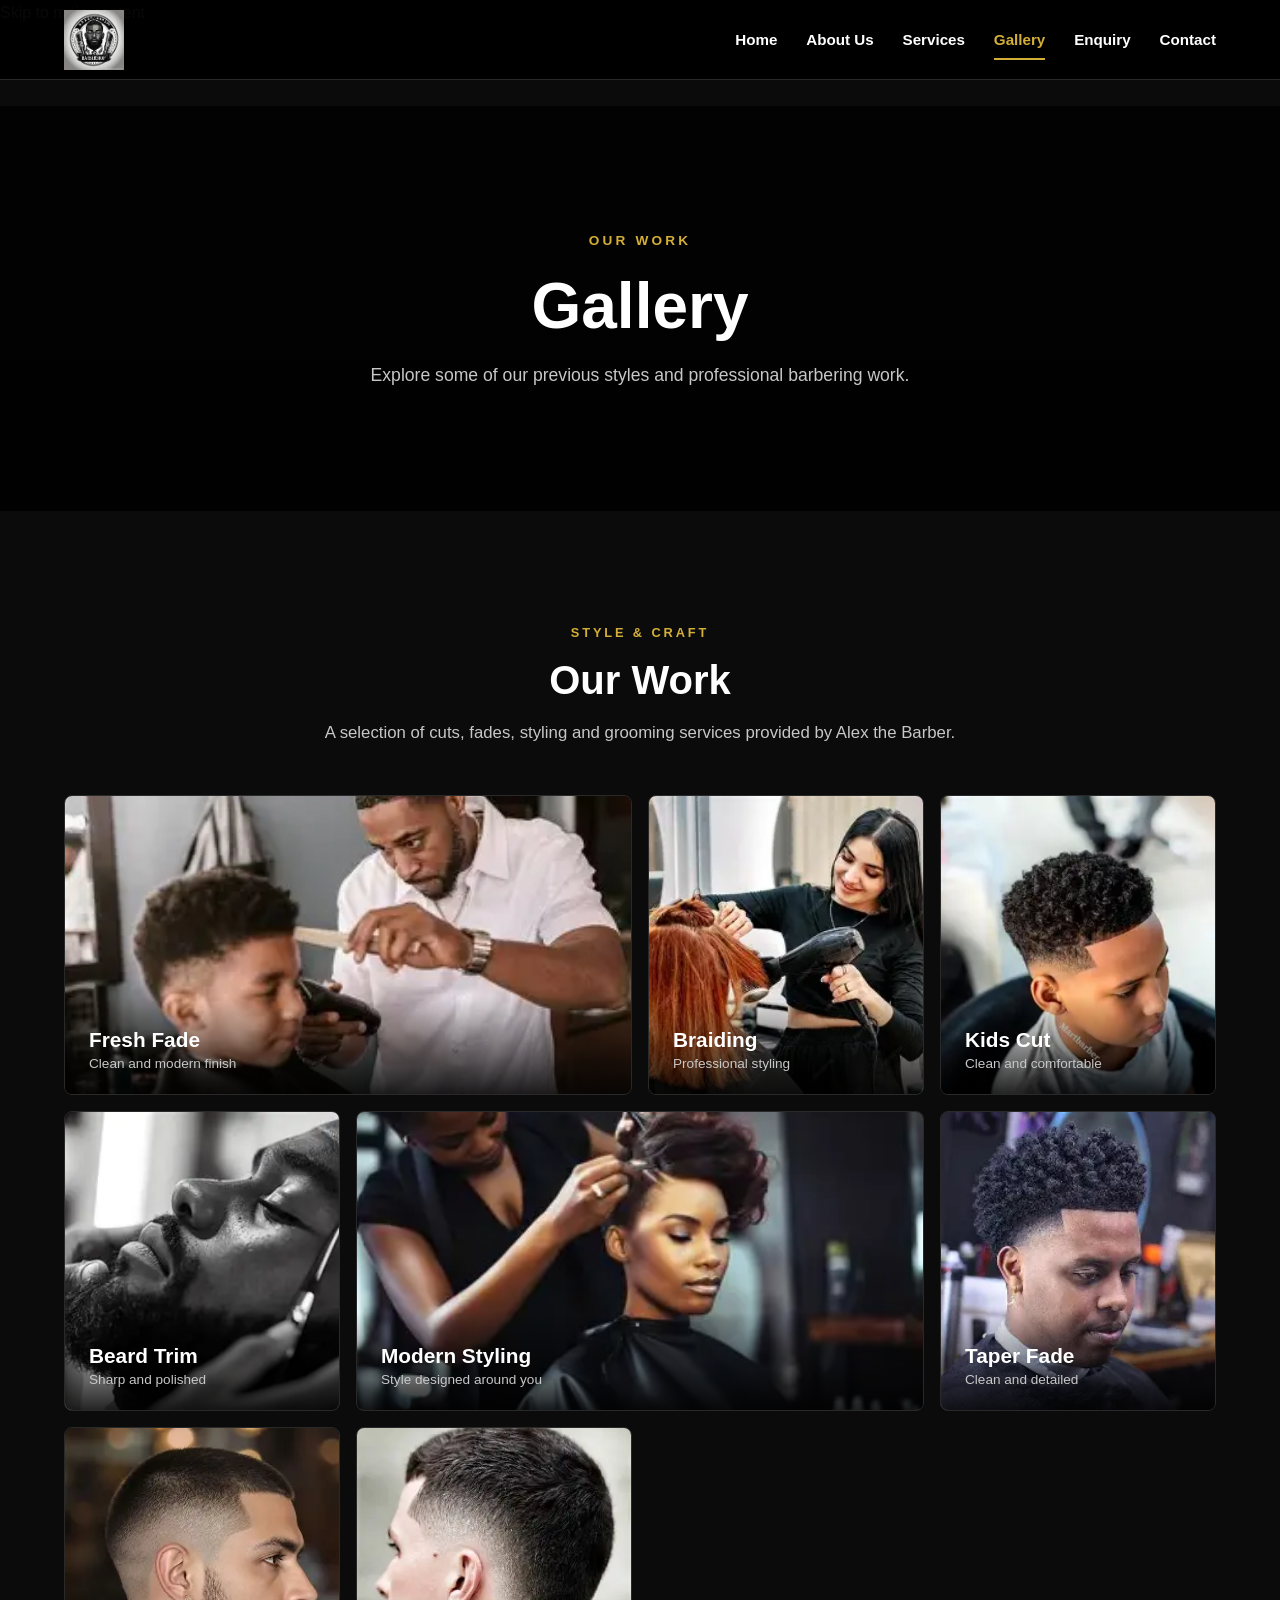
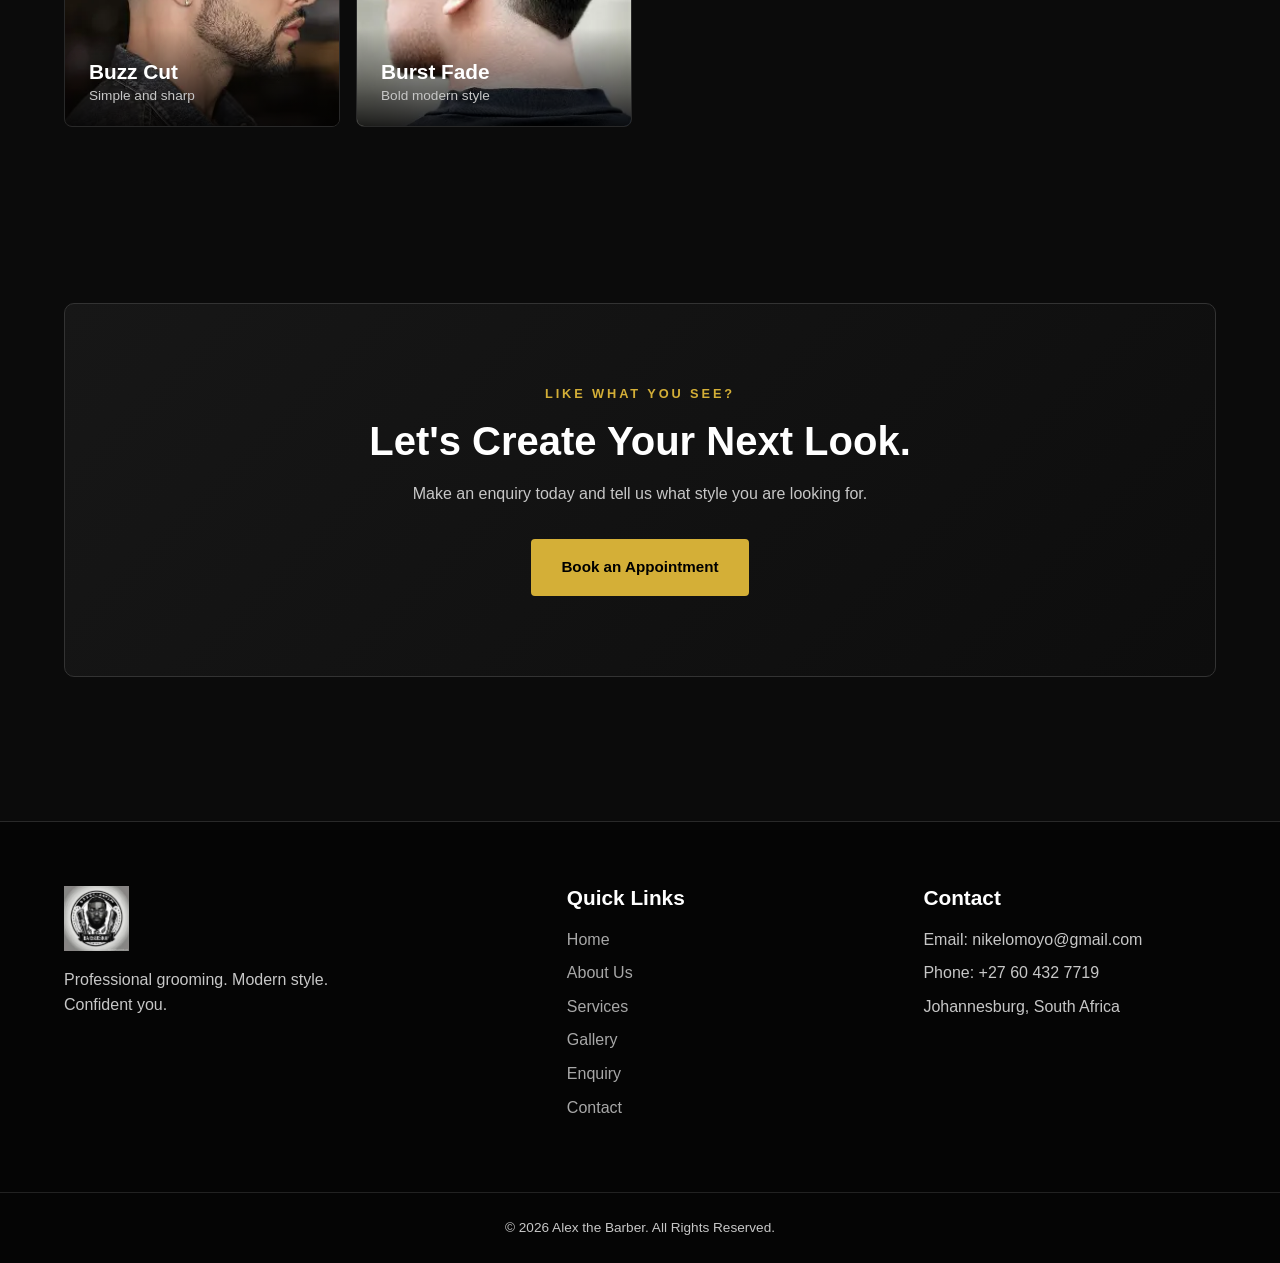
<file: gallery.html>
<!DOCTYPE html>
<html lang="en">

<head>

    <meta charset="UTF-8">
    <meta name="viewport" content="width=device-width, initial-scale=1.0">

    <meta name="description" content="View haircut, fade, beard grooming and styling examples in the Alex the Barber gallery. Find inspiration for your next look.">

    <title>Barber Haircut Gallery | Alex the Barber Johannesburg</title>

    <link rel="stylesheet" href="css/style.css">


    <meta name="keywords" content="barber gallery Johannesburg, haircut styles, fade haircut examples, men's hairstyles">
    <meta name="author" content="Alex the Barber">
    <meta name="theme-color" content="#111111">
    <meta property="og:type" content="website">
    <meta property="og:title" content="Barber Haircut Gallery | Alex the Barber Johannesburg">
    <meta property="og:description" content="View haircut, fade, beard grooming and styling examples in the Alex the Barber gallery. Find inspiration for your next look.">
    <meta property="og:image" content="/images/logo.png">
    <meta name="robots" content="index, follow">

</head>

<body>
<a class="skip-link" href="#main-content">Skip to main content</a>

    <!-- ==========HEADER =========-->
    <header class="site-header">

        <nav class="navbar" aria-label="Main navigation">

            <a href="index.html" class="logo-link">

                <img src="/images/logo.png" alt="Alex the Barber logo" loading="lazy" data-lightbox="gallery" tabindex="0" role="button" aria-label="Enlarge: Alex the Barber logo">

            </a>

            <button class="menu-toggle" type="button" aria-label="Open navigation menu" aria-expanded="false" aria-controls="primary-navigation">
                <span></span><span></span><span></span>
            </button>

            <div class="nav-links" id="primary-navigation">

                <a href="index.html">Home</a>
                <a href="about.html">About Us</a>
                <a href="services.html">Services</a>
                <a href="gallery.html" class="active" aria-current="page">Gallery</a>
                <a href="enquiry.html">Enquiry</a>
                <a href="contact.html">Contact</a>

            </div>

        </nav>

    </header>


    <!-- ========MAIN ========= -->
    <main id="main-content">

        <!-- Page Hero -->
        <section class="page-hero">

            <div>

                <span class="eyebrow">
                    OUR WORK
                </span>

                <h1>Gallery</h1>

                <p>
                    Explore some of our previous styles and
                    professional barbering work.
                </p>

            </div>

        </section>


        <!-- Gallery -->
        <section class="gallery-section section-container">

            <div class="section-heading">

                <span class="section-label">
                    STYLE & CRAFT
                </span>

                <h2>Our Work</h2>

                <p>
                    A selection of cuts, fades, styling and grooming
                    services provided by Alex the Barber.
                </p>

            </div>


            <div class="gallery-grid">

                <!-- Image 1 -->
                <figure class="gallery-item gallery-large">

                    <img src="/images/alex2.png" alt="Fresh fade haircut" loading="lazy" data-lightbox="gallery" tabindex="0" role="button" aria-label="Enlarge: Fresh fade haircut">

                    <figcaption>
                        <h3>Fresh Fade</h3>
                        <p>Clean and modern finish</p>
                    </figcaption>

                </figure>


                <!-- Image 2 -->
                <figure class="gallery-item">

                    <img src="/images/chantell.png" alt="Female braiding" loading="lazy" data-lightbox="gallery" tabindex="0" role="button" aria-label="Enlarge: Female braiding">

                    <figcaption>
                        <h3>Braiding</h3>
                        <p>Professional styling</p>
                    </figcaption>

                </figure>


                <!-- Image 3 -->
                <figure class="gallery-item">

                    <img src="/images/kid.png" alt="Children's haircut" loading="lazy" data-lightbox="gallery" tabindex="0" role="button" aria-label="Enlarge: Children's haircut">

                    <figcaption>
                        <h3>Kids Cut</h3>
                        <p>Clean and comfortable</p>
                    </figcaption>

                </figure>


                <!-- Image 4 -->
                <figure class="gallery-item">

                    <img src="/images/trimming.png" alt="Professional beard trimming" loading="lazy" data-lightbox="gallery" tabindex="0" role="button" aria-label="Enlarge: Professional beard trimming">

                    <figcaption>
                        <h3>Beard Trim</h3>
                        <p>Sharp and polished</p>
                    </figcaption>

                </figure>


                <!-- Image 5 -->
                <figure class="gallery-item gallery-large">

                    <img src="/images/styling.png" alt="Modern hair styling" loading="lazy" data-lightbox="gallery" tabindex="0" role="button" aria-label="Enlarge: Modern hair styling">

                    <figcaption>
                        <h3>Modern Styling</h3>
                        <p>Style designed around you</p>
                    </figcaption>

                </figure>


                <!-- Image 6 -->
                <figure class="gallery-item">

                    <img src="/images/taper.png" alt="Taper fade haircut" loading="lazy" data-lightbox="gallery" tabindex="0" role="button" aria-label="Enlarge: Taper fade haircut">

                    <figcaption>
                        <h3>Taper Fade</h3>
                        <p>Clean and detailed</p>
                    </figcaption>

                </figure>


                <!-- Image 7 -->
                <figure class="gallery-item">

                    <img src="/images/buz.png" alt="Buzz cut" loading="lazy" data-lightbox="gallery" tabindex="0" role="button" aria-label="Enlarge: Buzz cut">

                    <figcaption>
                        <h3>Buzz Cut</h3>
                        <p>Simple and sharp</p>
                    </figcaption>

                </figure>


                <!-- Image 8 -->
                <figure class="gallery-item">

                    <img src="/images/burst.png" alt="Burst fade haircut" loading="lazy" data-lightbox="gallery" tabindex="0" role="button" aria-label="Enlarge: Burst fade haircut">

                    <figcaption>
                        <h3>Burst Fade</h3>
                        <p>Bold modern style</p>
                    </figcaption>

                </figure>

            </div>

        </section>


        <!-- CTA -->
        <section class="cta section-container">

            <div class="cta-content">

                <span class="section-label">
                    LIKE WHAT YOU SEE?
                </span>

                <h2>
                    Let's Create Your Next Look.
                </h2>

                <p>
                    Make an enquiry today and tell us what style
                    you are looking for.
                </p>

                <a href="enquiry.html" class="btn btn-primary">
                    Book an Appointment
                </a>

            </div>

        </section>

    </main>


    <!-- ========= FOOTER ==================== -->
    <footer class="site-footer">

        <div class="footer-container">

            <div class="footer-brand">

                <img src="/images/logo.png" alt="Alex the Barber logo" loading="lazy" data-lightbox="gallery" tabindex="0" role="button" aria-label="Enlarge: Alex the Barber logo">

                <p>
                    Professional grooming. Modern style.
                    Confident you.
                </p>

            </div>


            <div class="footer-links">

                <h3>Quick Links</h3>

                <a href="index.html">Home</a>
                <a href="about.html">About Us</a>
                <a href="services.html">Services</a>
                <a href="gallery.html">Gallery</a>
                <a href="enquiry.html">Enquiry</a>
                <a href="contact.html">Contact</a>

            </div>


            <div class="footer-contact">

                <h3>Contact</h3>

                <p>Email: nikelomoyo@gmail.com</p>
                <p>Phone: <a href="tel:+27604327719">+27 60 432 7719</a></p>
                <p>Johannesburg, South Africa</p>

            </div>

        </div>


        <div class="footer-bottom">

            <p>
                &copy; 2026 Alex the Barber. All Rights Reserved.
            </p>

        </div>

    </footer>


    <script src="js/script.js" defer></script>

</body>

</html>
</file>
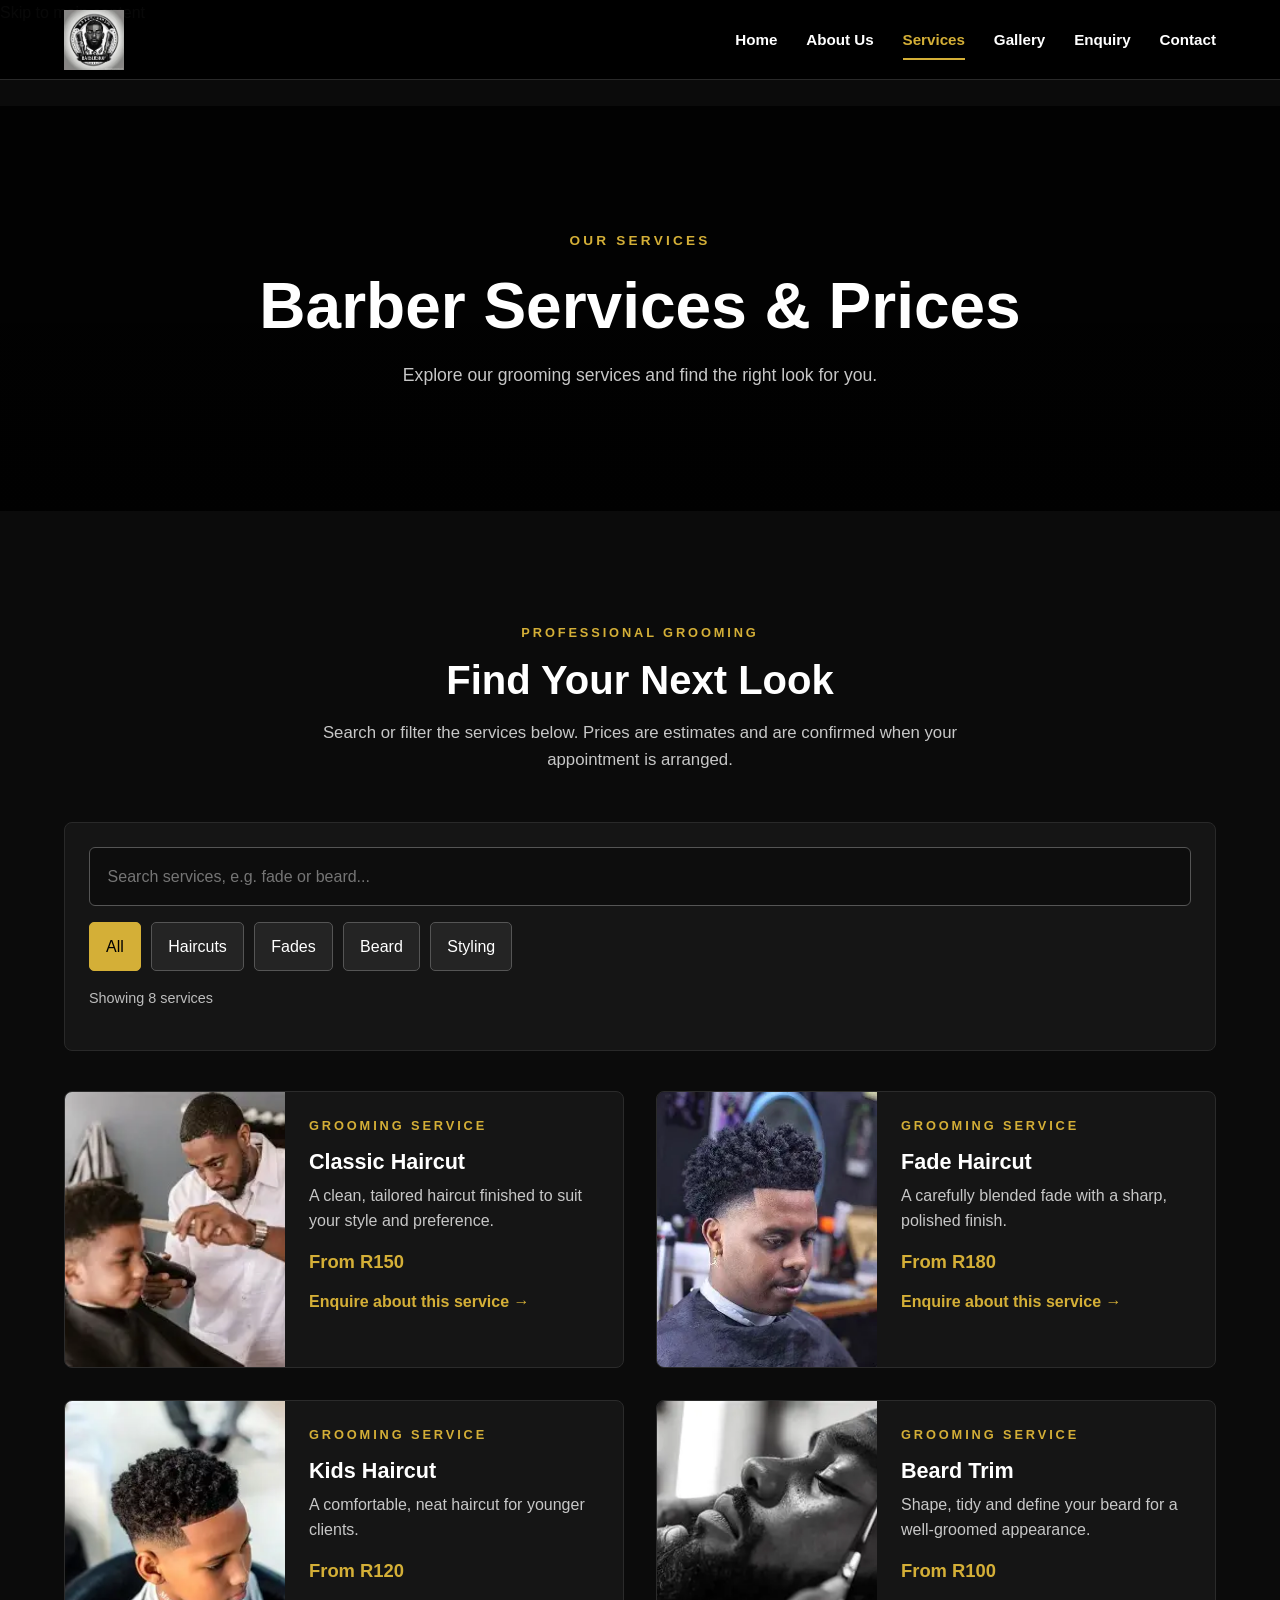
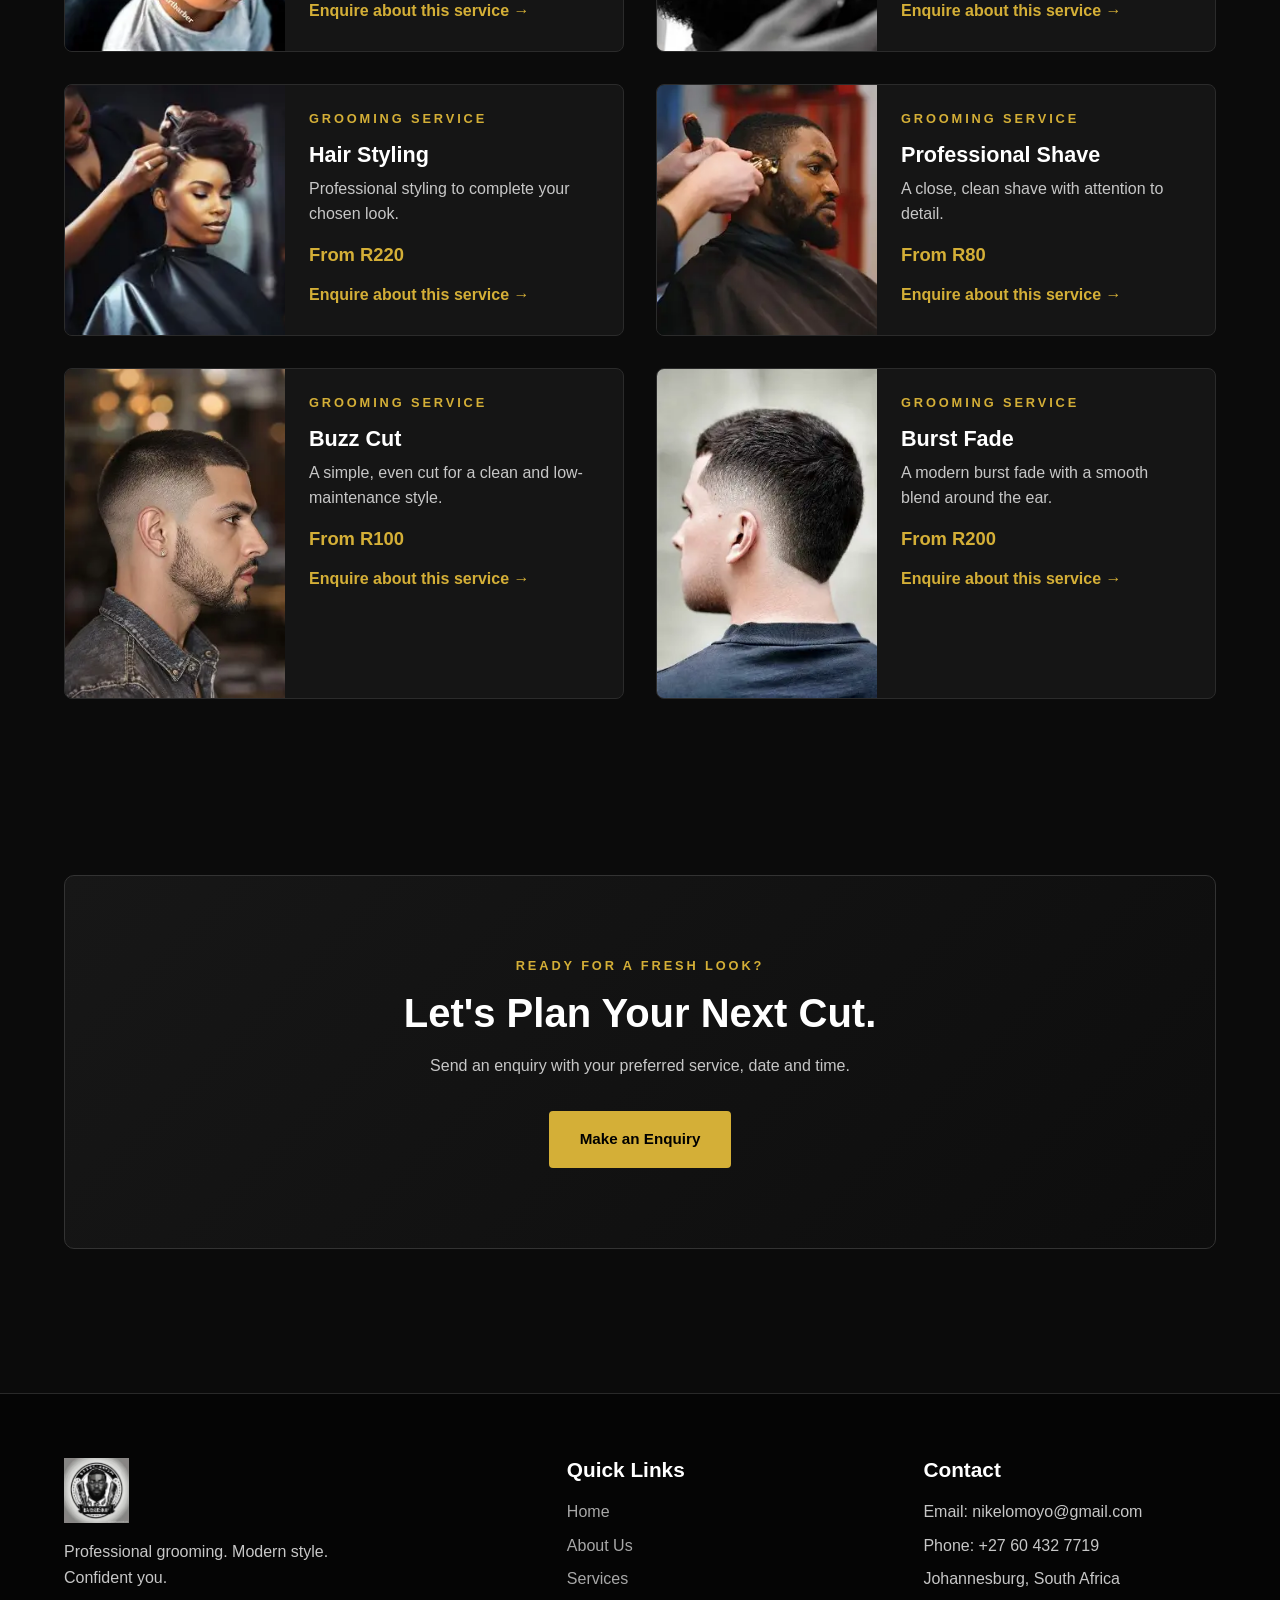
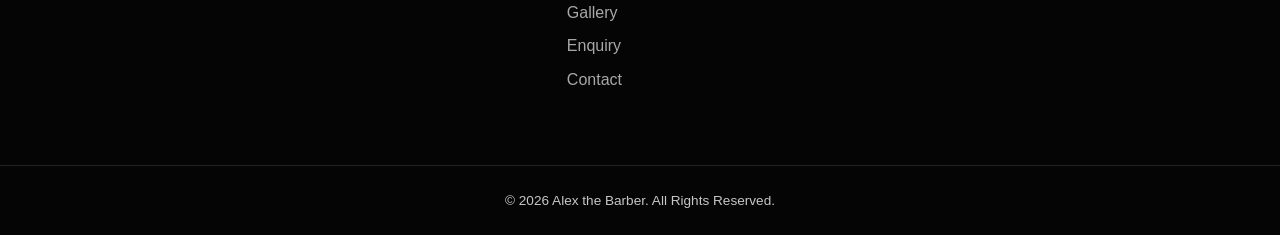
<file: services.html>
<!DOCTYPE html>
<html lang="en">
<head>
<meta charset="UTF-8">
<meta name="viewport" content="width=device-width, initial-scale=1.0">
<title>Barber Services and Prices | Alex the Barber Johannesburg</title>
<meta name="description" content="Explore barber services and prices including classic haircuts, fades, kids haircuts, beard trims, styling and professional shaving in Johannesburg.">
<meta name="keywords" content="barber services Johannesburg, haircut prices, fade haircut, beard trim, kids haircut">
<meta name="author" content="Alex the Barber">
<meta name="theme-color" content="#111111">
<meta property="og:type" content="website">
<meta property="og:title" content="Barber Services and Prices | Alex the Barber Johannesburg">
<meta property="og:description" content="Explore barber services and prices including classic haircuts, fades, kids haircuts, beard trims, styling and professional shaving in Johannesburg.">
<meta property="og:image" content="/images/logo.png">
<meta name="robots" content="index, follow">
<link rel="stylesheet" href="css/style.css">
</head>
<body>
<a class="skip-link" href="#main-content">Skip to main content</a>
<header class="site-header">

        <nav class="navbar" aria-label="Main navigation">

            <!-- Logo -->
            <a href="index.html" class="logo-link">
                <img src="/images/logo.png"
                     alt="Alex the Barber logo">
            </a>

            <!-- Navigation -->
            <button class="menu-toggle" type="button" aria-label="Open navigation menu" aria-expanded="false" aria-controls="primary-navigation">
                <span></span><span></span><span></span>
            </button>

            <div class="nav-links" id="primary-navigation">

                <a href="index.html">Home</a>
                <a href="about.html">About Us</a>
                <a href="services.html" class="active" aria-current="page">Services</a>
                <a href="gallery.html">Gallery</a>
                <a href="enquiry.html">Enquiry</a>
                <a href="contact.html">Contact</a>

            </div>

        </nav>

    </header>
<main id="main-content">
<section class="page-hero"><div><span class="eyebrow">OUR SERVICES</span><h1>Barber Services &amp; Prices</h1><p>Explore our grooming services and find the right look for you.</p></div></section>
<section class="services-page section-container">
<div class="section-heading"><span class="section-label">PROFESSIONAL GROOMING</span><h2>Find Your Next Look</h2><p>Search or filter the services below. Prices are estimates and are confirmed when your appointment is arranged.</p></div>
<div class="service-tools">
<label class="sr-only" for="serviceSearch">Search services</label>
<input id="serviceSearch" type="search" placeholder="Search services, e.g. fade or beard..." autocomplete="off">
<div class="filter-buttons" role="group" aria-label="Filter services">
<button type="button" class="filter-btn active" data-filter="all" aria-pressed="true">All</button>
<button type="button" class="filter-btn" data-filter="haircut" aria-pressed="false">Haircuts</button>
<button type="button" class="filter-btn" data-filter="fade" aria-pressed="false">Fades</button>
<button type="button" class="filter-btn" data-filter="beard" aria-pressed="false">Beard</button>
<button type="button" class="filter-btn" data-filter="styling" aria-pressed="false">Styling</button>
</div>
<p id="serviceCount" class="results-count" aria-live="polite">Showing 8 services</p>
</div>
<div class="full-service-grid" id="serviceGrid">
<article class="full-service-card service-result" data-category="haircut" data-search="classic haircut a clean, tailored haircut finished to suit your style and preference.">
        <div class="full-service-image"><img src="/images/alex2.png" alt="Classic Haircut performed by Alex the Barber" loading="lazy"></div>
        <div class="full-service-content">
            <span class="section-label">GROOMING SERVICE</span>
            <h2>Classic Haircut</h2>
            <p>A clean, tailored haircut finished to suit your style and preference.</p>
            <p class="service-price"><strong>From R150</strong></p>
            <a class="text-link" href="enquiry.html?service=classic">Enquire about this service →</a>
        </div>
    </article><article class="full-service-card service-result" data-category="fade" data-search="fade haircut a carefully blended fade with a sharp, polished finish.">
        <div class="full-service-image"><img src="/images/taper.png" alt="Fade Haircut performed by Alex the Barber" loading="lazy"></div>
        <div class="full-service-content">
            <span class="section-label">GROOMING SERVICE</span>
            <h2>Fade Haircut</h2>
            <p>A carefully blended fade with a sharp, polished finish.</p>
            <p class="service-price"><strong>From R180</strong></p>
            <a class="text-link" href="enquiry.html?service=fade">Enquire about this service →</a>
        </div>
    </article><article class="full-service-card service-result" data-category="kids" data-search="kids haircut a comfortable, neat haircut for younger clients.">
        <div class="full-service-image"><img src="/images/kid.png" alt="Kids Haircut performed by Alex the Barber" loading="lazy"></div>
        <div class="full-service-content">
            <span class="section-label">GROOMING SERVICE</span>
            <h2>Kids Haircut</h2>
            <p>A comfortable, neat haircut for younger clients.</p>
            <p class="service-price"><strong>From R120</strong></p>
            <a class="text-link" href="enquiry.html?service=kids">Enquire about this service →</a>
        </div>
    </article><article class="full-service-card service-result" data-category="beard" data-search="beard trim shape, tidy and define your beard for a well-groomed appearance.">
        <div class="full-service-image"><img src="/images/trimming.png" alt="Beard Trim performed by Alex the Barber" loading="lazy"></div>
        <div class="full-service-content">
            <span class="section-label">GROOMING SERVICE</span>
            <h2>Beard Trim</h2>
            <p>Shape, tidy and define your beard for a well-groomed appearance.</p>
            <p class="service-price"><strong>From R100</strong></p>
            <a class="text-link" href="enquiry.html?service=beard">Enquire about this service →</a>
        </div>
    </article><article class="full-service-card service-result" data-category="styling" data-search="hair styling professional styling to complete your chosen look.">
        <div class="full-service-image"><img src="/images/styling.png" alt="Hair Styling performed by Alex the Barber" loading="lazy"></div>
        <div class="full-service-content">
            <span class="section-label">GROOMING SERVICE</span>
            <h2>Hair Styling</h2>
            <p>Professional styling to complete your chosen look.</p>
            <p class="service-price"><strong>From R220</strong></p>
            <a class="text-link" href="enquiry.html?service=styling">Enquire about this service →</a>
        </div>
    </article><article class="full-service-card service-result" data-category="shaving" data-search="professional shave a close, clean shave with attention to detail.">
        <div class="full-service-image"><img src="/images/shaving.png" alt="Professional Shave performed by Alex the Barber" loading="lazy"></div>
        <div class="full-service-content">
            <span class="section-label">GROOMING SERVICE</span>
            <h2>Professional Shave</h2>
            <p>A close, clean shave with attention to detail.</p>
            <p class="service-price"><strong>From R80</strong></p>
            <a class="text-link" href="enquiry.html?service=shaving">Enquire about this service →</a>
        </div>
    </article><article class="full-service-card service-result" data-category="buzz" data-search="buzz cut a simple, even cut for a clean and low-maintenance style.">
        <div class="full-service-image"><img src="/images/buz.png" alt="Buzz Cut performed by Alex the Barber" loading="lazy"></div>
        <div class="full-service-content">
            <span class="section-label">GROOMING SERVICE</span>
            <h2>Buzz Cut</h2>
            <p>A simple, even cut for a clean and low-maintenance style.</p>
            <p class="service-price"><strong>From R100</strong></p>
            <a class="text-link" href="enquiry.html?service=buzz">Enquire about this service →</a>
        </div>
    </article><article class="full-service-card service-result" data-category="fade" data-search="burst fade a modern burst fade with a smooth blend around the ear.">
        <div class="full-service-image"><img src="/images/burst.png" alt="Burst Fade performed by Alex the Barber" loading="lazy"></div>
        <div class="full-service-content">
            <span class="section-label">GROOMING SERVICE</span>
            <h2>Burst Fade</h2>
            <p>A modern burst fade with a smooth blend around the ear.</p>
            <p class="service-price"><strong>From R200</strong></p>
            <a class="text-link" href="enquiry.html?service=burst">Enquire about this service →</a>
        </div>
    </article>
</div>
<p id="noServices" class="form-feedback" hidden>No services match your search. Try another keyword or filter.</p>
</section>
<section class="cta section-container"><div class="cta-content"><span class="section-label">READY FOR A FRESH LOOK?</span><h2>Let's Plan Your Next Cut.</h2><p>Send an enquiry with your preferred service, date and time.</p><a href="enquiry.html" class="btn btn-primary">Make an Enquiry</a></div></section>
</main>
<footer class="site-footer">

        <div class="footer-container">

            <div class="footer-brand">

                <img src="/images/logo.png"
                     alt="Alex the Barber logo">

                <p>
                    Professional grooming. Modern style.
                    Confident you.
                </p>

            </div>


            <div class="footer-links">

                <h3>Quick Links</h3>

                <a href="index.html">Home</a>
                <a href="about.html">About Us</a>
                <a href="services.html">Services</a>
                <a href="gallery.html">Gallery</a>
                <a href="enquiry.html">Enquiry</a>
                <a href="contact.html">Contact</a>

            </div>


            <div class="footer-contact">

                <h3>Contact</h3>

                <p>Email: nikelomoyo@gmail.com</p>
                <p>Phone: <a href="tel:+27604327719">+27 60 432 7719</a></p>
                <p>Johannesburg, South Africa</p>

            </div>

        </div>


        <div class="footer-bottom">

            <p>
                &copy; 2026 Alex the Barber. All Rights Reserved.
            </p>

        </div>

    </footer>
<script src="js/script.js" defer></script>
</body>
</html>
</file>
<file: css/style.css>
/* ============
   1. CSS 
    ============================ */

* {
    margin: 0;
    padding: 0;
    box-sizing: border-box;
}


html {
    scroll-behavior: smooth;
    font-size: 16px;
}


body {
    font-family: Arial, Helvetica, sans-serif;
    background-color: #0b0b0b;
    color: #ffffff;
    line-height: 1.6;
    overflow-x: hidden;
}


img {
    max-width: 100%;
    height: auto;
    display: block;
}


a {
    color: inherit;
    text-decoration: none;
}


button,
input,
select,
textarea {
    font: inherit;
}


button {
    cursor: pointer;
}


/* ========================
   2. GLOBAL TYPOGRAPHY
   ======================================= */

h1,
h2,
h3 {
    line-height: 1.2;
    font-weight: 700;
}


h1 {
    font-size: 4rem;
}


h2 {
    font-size: 2.5rem;
}


h3 {
    font-size: 1.3rem;
}


p {
    color: #c7c7c7;
    margin-bottom: 1rem;
}


.section-container {
    width: 90%;
    max-width: 1200px;
    margin: 0 auto;
}


.section-label {
    display: block;
    color: #d4af37;
    font-size: 0.8rem;
    font-weight: 700;
    letter-spacing: 0.18rem;
    margin-bottom: 0.8rem;
}


.eyebrow {
    display: inline-block;
    color: #d4af37;
    font-size: 0.85rem;
    font-weight: 700;
    letter-spacing: 0.2rem;
    margin-bottom: 1rem;
}


.section-heading {
    max-width: 700px;
    margin: 0 auto 3rem;
    text-align: center;
}


.section-heading h2 {
    margin-bottom: 1rem;
}


.section-heading p {
    font-size: 1.05rem;
}


/* =========================================================
   3. HEADER / NAVIGATION  =============================== */

.site-header {
    position: fixed;
    top: 0;
    left: 0;
    width: 100%;
    height: 80px;
    background-color: rgba(0, 0, 0, 0.97);
    border-bottom: 1px solid #292929;
    z-index: 1000;
}


.navbar {
    width: 90%;
    max-width: 1200px;
    height: 80px;
    margin: 0 auto;

    display: flex;
    align-items: center;
    justify-content: space-between;
}


.logo-link {
    display: flex;
    align-items: center;
    flex-shrink: 0;
}


.logo-link img {
    width: 60px;
    height: 60px;
    object-fit: contain;
}


.menu-toggle {
    display: none;
}


.nav-links {
    display: flex;
    align-items: center;
    gap: 1.8rem;
}


.nav-links a {
    position: relative;
    color: #ffffff;
    font-size: 0.95rem;
    font-weight: 600;
    padding: 0.5rem 0;
    transition: color 0.3s ease;
}


.nav-links a::after {
    content: "";
    position: absolute;
    left: 0;
    bottom: 0;
    width: 0;
    height: 2px;
    background-color: #d4af37;
    transition: width 0.3s ease;
}


.nav-links a:hover {
    color: #d4af37;
}


.nav-links a:hover::after {
    width: 100%;
}


.nav-links a.active {
    color: #d4af37;
}


.nav-links a.active::after {
    width: 100%;
}


.nav-links a:focus {
    outline: 2px solid #d4af37;
    outline-offset: 5px;
}


.nav-links a:active {
    color: #ffffff;
}


/* =======================
   4. MAIN CONTENT OFFSET
   ================================ */

main {
    padding-top: 80px;
}


/* ================= 5. BUTTONS======================== */

.btn {
    display: inline-block;
    padding: 0.9rem 1.8rem;

    border: 2px solid #d4af37;
    border-radius: 4px;

    font-weight: 700;
    font-size: 0.95rem;

    transition:
        background-color 0.3s ease,
        color 0.3s ease,
        transform 0.3s ease;
}


.btn-primary {
    background-color: #d4af37;
    color: #000000;
}


.btn-primary:hover {
    background-color: transparent;
    color: #d4af37;
    transform: translateY(-2px);
}


.btn-primary:focus {
    outline: 3px solid #ffffff;
    outline-offset: 4px;
}


.btn-primary:active {
    transform: scale(0.97);
}


.btn-secondary {
    background-color: transparent;
    color: #ffffff;
    border-color: #ffffff;
}


.btn-secondary:hover {
    background-color: #ffffff;
    color: #000000;
    transform: translateY(-2px);
}


.text-link {
    display: inline-block;
    color: #d4af37;
    font-weight: 700;
    transition: transform 0.3s ease;
}


.text-link:hover {
    transform: translateX(5px);
}


/* ================================================6. HERO====================== */

.hero {
    min-height: 85vh;

    display: flex;
    align-items: center;
    justify-content: center;

    text-align: center;

    padding: 5rem 2rem;

    background:
        linear-gradient(
            rgba(0, 0, 0, 0.72),
            rgba(0, 0, 0, 0.82)
        ),
        url("../images/alex.png");

    background-size: cover;
    background-position: center;
    background-repeat: no-repeat;
}


.hero-content {
    width: 100%;
    max-width: 850px;
}


.hero h1 {
    margin-bottom: 1.5rem;
    letter-spacing: -0.05rem;
}


.hero h1 span {
    color: #d4af37;
}


.hero p {
    max-width: 650px;
    margin: 0 auto 2rem;

    font-size: 1.2rem;
}


.hero-buttons {
    display: flex;
    justify-content: center;
    gap: 1rem;
    flex-wrap: wrap;
}


/* ===============================
   7. PAGE HERO
   ========================== */

.page-hero {
    min-height: 45vh;

    display: flex;
    align-items: center;
    justify-content: center;

    text-align: center;

    padding: 4rem 1.5rem;

    background:
        linear-gradient(
            rgba(0, 0, 0, 0.82),
            rgba(0, 0, 0, 0.9)
        );
}


.page-hero > div {
    max-width: 800px;
}


.page-hero h1 {
    margin-bottom: 1rem;
}


.page-hero p {
    max-width: 650px;
    margin: 0 auto;
    font-size: 1.1rem;
}


/*==================8. HOME INTRO============================== */

.home-intro {
    display: grid;
    grid-template-columns: 1fr 1fr;
    gap: 5rem;

    align-items: center;

    padding-top: 7rem;
    padding-bottom: 7rem;
}


.intro-image {
    overflow: hidden;
    border: 1px solid #333333;
    border-radius: 8px;
}


.intro-image img {
    width: 100%;
    min-height: 450px;
    object-fit: cover;

    transition: transform 0.5s ease;
}


.intro-image:hover img {
    transform: scale(1.03);
}


.intro-content h2 {
    margin-bottom: 1.5rem;
}


.intro-content p {
    font-size: 1.05rem;
    margin-bottom: 1.2rem;
}


/*================================ 9. SERVICES=========================== */

.services-preview {
    padding-bottom: 7rem;
}


.service-grid {
    display: grid;

    grid-template-columns:
        repeat(4, 1fr);

    gap: 1.5rem;
}


.service-card {
    overflow: hidden;

    background-color: #151515;

    border: 1px solid #2c2c2c;
    border-radius: 8px;

    transition:
        transform 0.3s ease,
        border-color 0.3s ease,
        box-shadow 0.3s ease;
}


.service-card:hover {
    transform: translateY(-8px);
    border-color: #d4af37;

    box-shadow:
        0 15px 30px rgba(0, 0, 0, 0.4);
}


.service-image {
    height: 210px;
    overflow: hidden;
    background-color: #202020;
}


.service-image img {
    width: 100%;
    height: 100%;
    object-fit: cover;

    transition: transform 0.5s ease;
}


.service-card:hover .service-image img {
    transform: scale(1.06);
}


.service-card-content {
    padding: 1.5rem;
}


.service-card h3 {
    color: #ffffff;
    margin-bottom: 0.7rem;
}


.service-card p {
    font-size: 0.95rem;
    min-height: 75px;
}


.service-bottom {
    display: flex;
    align-items: center;
    justify-content: space-between;

    margin-top: 1.2rem;
    padding-top: 1rem;

    border-top: 1px solid #333333;
}


.service-bottom strong {
    color: #d4af37;
    font-size: 1.2rem;
}


.service-bottom a {
    color: #ffffff;
    font-weight: 700;
    font-size: 0.9rem;
}


.service-bottom a:hover {
    color: #d4af37;
}


.center-button {
    text-align: center;
    margin-top: 3rem;
}


/* ===============================10. WHY CHOOSE US============================== */

.why-us {
    background-color: #121212;
    padding: 6rem 0;
}


.features-grid {
    display: grid;
    grid-template-columns: repeat(3, 1fr);
    gap: 2rem;
}


.feature-card {
    padding: 2.5rem;

    background-color: #191919;

    border: 1px solid #292929;
    border-radius: 8px;
}


.feature-number {
    color: #d4af37;

    font-size: 2.5rem;
    font-weight: 700;

    margin-bottom: 1.5rem;
}


.feature-card h3 {
    margin-bottom: 1rem;
}


/*======================= 11. CTA===================== */

.cta {
    padding-top: 7rem;
    padding-bottom: 7rem;
}


.cta-content {
    padding: 5rem 2rem;

    text-align: center;

    background:
        linear-gradient(
            135deg,
            #171717,
            #0d0d0d
        );

    border: 1px solid #333333;
    border-radius: 10px;
}


.cta-content h2 {
    margin-bottom: 1rem;
}


.cta-content p {
    max-width: 600px;
    margin: 0 auto 2rem;
}


/*===========================================
   12. ABOUT PAGE=========================== */

.about-profile {
    display: grid;
    grid-template-columns: 0.9fr 1.1fr;

    gap: 5rem;
    align-items: center;

    padding-top: 7rem;
    padding-bottom: 7rem;
}


.about-image {
    overflow: hidden;

    border: 1px solid #333333;
    border-radius: 8px;
}


.about-image img {
    width: 100%;
    min-height: 500px;
    object-fit: cover;
}


.about-content h2 {
    margin-bottom: 1.5rem;
}


.about-content p {
    font-size: 1.05rem;
}


.story-section {
    background-color: #121212;
    padding: 7rem 0;
}


.story-grid {
    display: grid;
    grid-template-columns: 1.3fr 0.7fr;

    gap: 5rem;
    align-items: center;
}


.story-content h2 {
    margin-bottom: 1.5rem;
}


.story-content p {
    font-size: 1.05rem;
}


.story-highlight {
    display: grid;
    gap: 1.5rem;
}


.highlight-box {
    padding: 2.5rem;

    background-color: #191919;

    border-left: 3px solid #d4af37;
}


.highlight-box span {
    display: block;

    color: #d4af37;

    font-size: 3rem;
    font-weight: 700;

    margin-bottom: 0.5rem;
}


.values-section {
    padding-top: 7rem;
    padding-bottom: 7rem;
}


.values-grid {
    display: grid;
    grid-template-columns: repeat(4, 1fr);
    gap: 1.5rem;
}


.value-card {
    padding: 2rem;

    background-color: #151515;

    border: 1px solid #292929;
    border-radius: 8px;

    transition:
        border-color 0.3s ease,
        transform 0.3s ease;
}


.value-card:hover {
    border-color: #d4af37;
    transform: translateY(-5px);
}


.value-card h3 {
    color: #d4af37;
    margin-bottom: 1rem;
}


/* =========================================================
   13. FULL SERVICES PAGE
   ========================================================= */

.services-page {
    padding-top: 7rem;
    padding-bottom: 4rem;
}


.full-service-grid {
    display: grid;

    grid-template-columns:
        repeat(2, 1fr);

    gap: 2rem;
}


.full-service-card {
    display: grid;

    grid-template-columns: 220px 1fr;

    background-color: #151515;

    border: 1px solid #2b2b2b;
    border-radius: 8px;

    overflow: hidden;

    transition:
        transform 0.3s ease,
        border-color 0.3s ease;
}


.full-service-card:hover {
    transform: translateY(-5px);
    border-color: #d4af37;
}


.full-service-image {
    min-height: 250px;
}


.full-service-image img {
    width: 100%;
    height: 100%;
    object-fit: cover;
}


.full-service-content {
    padding: 1.8rem;
}


.service-title-row {
    display: flex;
    align-items: center;
    justify-content: space-between;

    gap: 1rem;

    margin-bottom: 1rem;
}


.service-title-row h3 {
    color: #ffffff;
}


.price {
    color: #d4af37;
    font-weight: 700;
    font-size: 1.15rem;
    white-space: nowrap;
}


.service-link {
    display: inline-block;

    margin-top: 0.8rem;

    color: #d4af37;

    font-size: 0.9rem;
    font-weight: 700;
}


.service-link:hover {
    color: #ffffff;
}


/* =========================================================
   14. GALLERY
   ========================================================= */

.gallery-section {
    padding-top: 7rem;
    padding-bottom: 4rem;
}


.gallery-grid {
    display: grid;

    grid-template-columns:
        repeat(4, 1fr);

    grid-auto-rows: 300px;

    gap: 1rem;
}


.gallery-item {
    position: relative;

    overflow: hidden;

    margin: 0;

    background-color: #151515;

    border-radius: 8px;

    border: 1px solid #292929;
}


.gallery-item.gallery-large {
    grid-column: span 2;
}


.gallery-item img {
    width: 100%;
    height: 100%;

    object-fit: cover;

    transition:
        transform 0.5s ease,
        filter 0.5s ease;
}


.gallery-item figcaption {
    position: absolute;

    left: 0;
    bottom: 0;

    width: 100%;

    padding: 2rem 1.5rem 1.5rem;

    background:
        linear-gradient(
            transparent,
            rgba(0, 0, 0, 0.9)
        );

    transform: translateY(5px);

    transition: transform 0.3s ease;
}


.gallery-item figcaption h3 {
    color: #ffffff;
}


.gallery-item figcaption p {
    margin: 0;
    font-size: 0.85rem;
}


.gallery-item:hover img {
    transform: scale(1.08);
    filter: brightness(0.75);
}


.gallery-item:hover figcaption {
    transform: translateY(0);
}


/* =========================================================
   15. ENQUIRY PAGE
   ========================================================= */

.enquiry-section {
    padding-top: 7rem;
    padding-bottom: 7rem;
}


.enquiry-grid {
    display: grid;

    grid-template-columns:
        1.4fr 0.6fr;

    gap: 3rem;

    align-items: start;
}


.form-container {
    padding: 3rem;

    background-color: #151515;

    border: 1px solid #292929;
    border-radius: 8px;
}


.form-container h2 {
    margin-bottom: 1rem;
}


.form-row {
    display: grid;

    grid-template-columns:
        repeat(2, 1fr);

    gap: 1.2rem;
}


.form-group {
    margin-bottom: 1.3rem;
}


.form-group label {
    display: block;

    margin-bottom: 0.5rem;

    color: #ffffff;

    font-weight: 600;
}


.form-group input,
.form-group select,
.form-group textarea {
    width: 100%;

    padding: 0.9rem 1rem;

    background-color: #0d0d0d;

    color: #ffffff;

    border: 1px solid #383838;
    border-radius: 4px;

    outline: none;

    transition:
        border-color 0.3s ease,
        box-shadow 0.3s ease;
}


.form-group input::placeholder,
.form-group textarea::placeholder {
    color: #777777;
}


.form-group input:focus,
.form-group select:focus,
.form-group textarea:focus {
    border-color: #d4af37;

    box-shadow:
        0 0 0 2px rgba(212, 175, 55, 0.15);
}


.form-group textarea {
    resize: vertical;
}


.form-button {
    border: 2px solid #d4af37;
}


.enquiry-info {
    display: grid;
    gap: 1rem;
}


.info-card {
    padding: 1.8rem;

    background-color: #151515;

    border: 1px solid #292929;
    border-radius: 8px;
}


.info-number {
    display: block;

    color: #d4af37;

    font-size: 1.5rem;
    font-weight: 700;

    margin-bottom: 0.8rem;
}


.info-card h3 {
    margin-bottom: 0.6rem;
}


.info-card p {
    margin: 0;
}


.info-contact {
    padding: 1.8rem;

    background-color: #d4af37;

    color: #000000;

    border-radius: 8px;
}


.info-contact h3 {
    margin-bottom: 0.7rem;
}


.info-contact p {
    color: #222222;
}


.info-contact a {
    font-weight: 700;
}


.info-contact a:hover {
    text-decoration: underline;
}


/* ========================================16. CONTACT PAGE============================= */

.contact-section {
    padding-top: 7rem;
    padding-bottom: 4rem;
}


.locations-grid {
    display: grid;

    grid-template-columns:
        repeat(3, 1fr);

    gap: 1.5rem;
}


.location-card {
    padding: 2.5rem;

    background-color: #151515;

    border: 1px solid #292929;
    border-radius: 8px;

    transition:
        transform 0.3s ease,
        border-color 0.3s ease;
}


.location-card:hover {
    transform: translateY(-5px);
    border-color: #d4af37;
}


.location-label {
    display: block;

    color: #d4af37;

    font-size: 0.75rem;
    font-weight: 700;

    letter-spacing: 0.15rem;

    margin-bottom: 1rem;
}


.location-card h3 {
    margin-bottom: 1rem;
}


.location-card p {
    margin-bottom: 1rem;
}


.location-card p:last-child {
    margin-bottom: 0;
}


.map-section {
    padding-top: 3rem;
    padding-bottom: 4rem;
}


.map-container {
    width: 100%;

    overflow: hidden;

    border: 1px solid #333333;
    border-radius: 8px;
}


.map-container iframe {
    width: 100%;
    min-height: 450px;

    display: block;

    border: 0;
}


/*================================17. FOOTER====================== */

.site-footer {
    background-color: #050505;

    border-top: 1px solid #292929;

    margin-top: 2rem;
}


.footer-container {
    width: 90%;
    max-width: 1200px;

    margin: 0 auto;

    padding: 4rem 0;

    display: grid;

    grid-template-columns:
        1.5fr 1fr 1fr;

    gap: 4rem;
}


.footer-brand img {
    width: 65px;
    height: 65px;

    object-fit: contain;

    margin-bottom: 1rem;
}


.footer-brand p {
    max-width: 300px;
}


.footer-links,
.footer-contact {
    display: flex;
    flex-direction: column;

    align-items: flex-start;
}


.footer-links h3,
.footer-contact h3 {
    margin-bottom: 1rem;
    color: #ffffff;
}


.footer-links a {
    color: #a8a8a8;

    margin-bottom: 0.5rem;

    transition: color 0.3s ease;
}


.footer-links a:hover {
    color: #d4af37;
}


.footer-contact p {
    margin-bottom: 0.5rem;
}


.footer-bottom {
    border-top: 1px solid #222222;

    text-align: center;

    padding: 1.5rem 1rem;
}


.footer-bottom p {
    margin: 0;

    font-size: 0.85rem;
}


/*=======================================18. TABLET RESPONSIVE DESIGN=========================================== */

@media (max-width: 1000px) {

    .nav-links {
        gap: 1rem;
    }


    .nav-links a {
        font-size: 0.85rem;
    }


    .hero h1 {
        font-size: 3.3rem;
    }


    .service-grid {
        grid-template-columns:
            repeat(2, 1fr);
    }


    .features-grid {
        grid-template-columns:
            repeat(2, 1fr);
    }


    .values-grid {
        grid-template-columns:
            repeat(2, 1fr);
    }


    .full-service-grid {
        grid-template-columns: 1fr;
    }


    .locations-grid {
        grid-template-columns:
            repeat(2, 1fr);
    }


    .enquiry-grid {
        grid-template-columns: 1fr;
    }


    .enquiry-info {
        grid-template-columns:
            repeat(2, 1fr);
    }

}


/* 19. MOBILE RESPONSIVE DESIGN========================================================= */

@media (max-width: 700px) {

    html {
        font-size: 15px;
    }


    .site-header {
        height: 76px;
    }


    .navbar {
        position: relative;
        width: 100%;
        height: 76px;
        padding: 0 1rem;
        flex-direction: row;
    }


    .logo-link {
        margin: 0;
    }


    .logo-link img {
        width: 48px;
        height: 48px;
    }


    .menu-toggle {
        display: inline-flex;
        width: 44px;
        height: 44px;
        flex-direction: column;
        align-items: center;
        justify-content: center;
        gap: 5px;
        border: 1px solid #d4af37;
        border-radius: 5px;
        background: transparent;
        color: #ffffff;
    }


    .menu-toggle span {
        display: block;
        width: 21px;
        height: 2px;
        background: #d4af37;
        transition: transform 0.2s ease, opacity 0.2s ease;
    }


    .menu-toggle[aria-expanded="true"] span:first-child {
        transform: translateY(7px) rotate(45deg);
    }

    .menu-toggle[aria-expanded="true"] span:nth-child(2) {
        opacity: 0;
    }

    .menu-toggle[aria-expanded="true"] span:last-child {
        transform: translateY(-7px) rotate(-45deg);
    }


    .nav-links {
        display: none;
        position: absolute;
        top: 100%;
        left: 0;
        width: 100%;
        padding: 0.5rem 1rem 1rem;
        flex-direction: column;
        align-items: stretch;
        gap: 0;
        background: rgba(0, 0, 0, 0.98);
        border-top: 1px solid #292929;
        border-bottom: 1px solid #d4af37;
        box-shadow: 0 8px 18px rgba(0, 0, 0, 0.35);
    }


    .nav-links.is-open {
        display: flex;
    }


    .nav-links a {
        width: 100%;
        text-align: center;
        padding: 0.75rem;
    }


    main {
        padding-top: 76px;
    }


    h1 {
        font-size: 2.5rem;
    }


    h2 {
        font-size: 2rem;
    }


    .hero {
        min-height: 70vh;

        padding:
            4rem
            1rem;
    }


    .hero h1 {
        font-size: 2.6rem;
    }


    .hero p {
        font-size: 1rem;
    }


    .hero-buttons {
        flex-direction: column;
        align-items: center;
    }


    .hero-buttons .btn {
        width: 100%;
        max-width: 300px;

        text-align: center;
    }


    .page-hero {
        min-height: 40vh;
    }


    .page-hero h1 {
        font-size: 2.5rem;
    }


    .home-intro {
        grid-template-columns: 1fr;

        gap: 2.5rem;

        padding-top: 4rem;
        padding-bottom: 4rem;
    }


    .intro-image img {
        min-height: 350px;
    }


    .service-grid {
        grid-template-columns: 1fr;
    }


    .features-grid {
        grid-template-columns: 1fr;
    }


    .values-grid {
        grid-template-columns: 1fr;
    }


    .story-grid {
        grid-template-columns: 1fr;

        gap: 2.5rem;
    }


    .about-profile {
        grid-template-columns: 1fr;

        gap: 2.5rem;

        padding-top: 4rem;
        padding-bottom: 4rem;
    }


    .about-image img {
        min-height: 350px;
    }


    .full-service-card {
        grid-template-columns: 1fr;
    }


    .full-service-image {
        height: 250px;
        min-height: 250px;
    }


    .gallery-grid {
        grid-template-columns: 1fr;

        grid-auto-rows: 300px;
    }


    .gallery-item.gallery-large {
        grid-column: span 1;
    }


    .form-container {
        padding: 1.5rem;
    }


    .form-row {
        grid-template-columns: 1fr;
        gap: 0;
    }


    .enquiry-info {
        grid-template-columns: 1fr;
    }


    .locations-grid {
        grid-template-columns: 1fr;
    }


    .map-container iframe {
        min-height: 350px;
    }


    .footer-container {
        grid-template-columns: 1fr;

        gap: 2.5rem;

        padding: 3rem 0;
    }


    .footer-links,
    .footer-contact {
        align-items: flex-start;
    }


    .cta {
        padding-top: 4rem;
        padding-bottom: 4rem;
    }


    .cta-content {
        padding: 3rem 1.5rem;
    }

}


/* ===============20. SMALL MOBILE DEVICES===================== */

@media (max-width: 400px) {


    .hero h1 {
        font-size: 2.2rem;
    }


    .page-hero h1 {
        font-size: 2.2rem;
    }


    .section-heading {
        margin-bottom: 2rem;
    }


    .service-card-content {
        padding: 1.2rem;
    }


    .location-card {
        padding: 1.5rem;
    }

}

/* ================= PART 3: INTERACTIVE FEATURES ================= */

.service-tools {
    margin: 2rem 0 2.5rem;
    padding: 1.5rem;
    background: #151515;
    border: 1px solid #292929;
    border-radius: 8px;
}

.service-tools input[type="search"] {
    width: 100%;
    padding: 1rem 1.1rem;
    margin-bottom: 1rem;
    color: #fff;
    background: #0d0d0d;
    border: 1px solid #555;
    border-radius: 6px;
}

.service-tools input:focus,
.contact-form input:focus,
.contact-form select:focus,
.contact-form textarea:focus,
.enquiry-form input:focus,
.enquiry-form select:focus,
.enquiry-form textarea:focus {
    outline: 2px solid #d4af37;
    outline-offset: 2px;
}

.filter-buttons {
    display: flex;
    flex-wrap: wrap;
    gap: 0.65rem;
}

.filter-btn {
    padding: 0.65rem 1rem;
    color: #fff;
    background: #242424;
    border: 1px solid #555;
    border-radius: 5px;
    cursor: pointer;
    transition: background 0.2s ease, color 0.2s ease, border-color 0.2s ease;
}

.filter-btn:hover,
.filter-btn.active {
    color: #000;
    background: #d4af37;
    border-color: #d4af37;
}

.results-count,
.form-note,
.gallery-hint {
    margin-top: 1rem;
    color: #bdbdbd;
    font-size: 0.9rem;
}

.full-service-content {
    padding: 1.5rem;
}

.full-service-content h2 {
    margin: 0.5rem 0;
    font-size: 1.35rem;
}

.full-service-content p {
    margin-bottom: 0.8rem;
}

.service-price strong {
    color: #d4af37;
    font-size: 1.15rem;
}

.service-result[hidden],
.form-feedback[hidden],
.faq-answer[hidden],
.lightbox[hidden] {
    display: none !important;
}

.form-feedback {
    margin: 1rem 0;
    padding: 1rem;
    border: 1px solid #777;
    border-radius: 6px;
    line-height: 1.6;
}

.form-feedback.success {
    color: #e9f8e9;
    background: #142719;
    border-color: #43834e;
}

.form-feedback.error {
    color: #ffe8e8;
    background: #351818;
    border-color: #a64a4a;
}

.contact-form-section {
    padding-top: 3rem;
    padding-bottom: 4rem;
}

.contact-message-container {
    max-width: 900px;
    margin: 0 auto;
}

.contact-form .form-button {
    cursor: pointer;
}

.faq-section {
    padding-top: 4rem;
    padding-bottom: 4rem;
}

.faq-list {
    max-width: 900px;
    margin: 0 auto;
    display: grid;
    gap: 0.85rem;
}

.faq-item {
    margin: 0;
    overflow: hidden;
    color: #fff;
    background: #151515;
    border: 1px solid #3a3a3a;
    border-radius: 8px;
}

.faq-question {
    position: relative;
    display: block;
    width: 100%;
    padding: 1.2rem 3.5rem 1.2rem 1.4rem;
    color: #fff;
    font: inherit;
    font-weight: 700;
    line-height: 1.5;
    cursor: pointer;
    list-style: none;
}

.faq-question::-webkit-details-marker {
    display: none;
}

.faq-question::after {
    content: "+";
    position: absolute;
    right: 1.4rem;
    top: 50%;
    transform: translateY(-50%);
    color: #d4af37;
    font-size: 1.5rem;
    line-height: 1;
}

.faq-item[open] > .faq-question::after {
    content: "−";
}

.faq-question:hover {
    color: #d4af37;
}

.faq-question:focus-visible {
    outline: 2px solid #d4af37;
    outline-offset: -4px;
}

.faq-answer {
    padding: 0 1.4rem 1.2rem;
    color: #d0d0d0;
    line-height: 1.7;
}

.faq-answer p {
    margin: 0;
}

.gallery-item img[data-lightbox="gallery"] {
    cursor: zoom-in;
}

.gallery-item img[data-lightbox="gallery"]:focus-visible {
    outline: 3px solid #d4af37;
    outline-offset: -4px;
}

.lightbox {
    position: fixed;
    inset: 0;
    z-index: 3000;
    display: flex;
    align-items: center;
    justify-content: center;
    gap: 1rem;
    padding: 4rem 1.5rem 2rem;
    background: rgba(0, 0, 0, 0.96);
}

.lightbox-figure {
    max-width: min(100%, 1000px);
    max-height: 100%;
    margin: 0;
    text-align: center;
}

.lightbox-image {
    display: block;
    max-width: 100%;
    max-height: 75vh;
    width: auto;
    height: auto;
    margin: 0 auto;
    object-fit: contain;
    border-radius: 6px;
}

.lightbox-caption {
    margin-top: 0.8rem;
    color: #fff;
}

.lightbox button {
    color: #fff;
    background: rgba(35, 35, 35, 0.9);
    border: 1px solid #777;
    border-radius: 50%;
    width: 44px;
    height: 44px;
    font-size: 1.5rem;
    cursor: pointer;
}

.lightbox button:hover {
    color: #000;
    background: #d4af37;
}

.lightbox-close {
    position: absolute;
    top: 1rem;
    right: 1rem;
}

.lightbox-open {
    overflow: hidden;
}

.sr-only {
    position: absolute;
    width: 1px;
    height: 1px;
    padding: 0;
    margin: -1px;
    overflow: hidden;
    clip: rect(0, 0, 0, 0);
    white-space: nowrap;
    border: 0;
}

@media (max-width: 600px) {
    .service-tools {
        padding: 1rem;
    }

    .filter-buttons {
        gap: 0.45rem;
    }

    .filter-btn {
        padding: 0.55rem 0.75rem;
        font-size: 0.9rem;
    }

    .lightbox {
        gap: 0.35rem;
        padding: 4rem 0.5rem 1rem;
    }

    .lightbox button {
        width: 38px;
        height: 38px;
        flex: 0 0 38px;
    }

    .lightbox-image {
        max-height: 68vh;
    }
}

@media (prefers-reduced-motion: reduce) {
    html {
        scroll-behavior: auto;
    }

    *,
    *::before,
    *::after {
        animation-duration: 0.01ms !important;
        animation-iteration-count: 1 !important;
        transition-duration: 0.01ms !important;
    }
}
</file>
